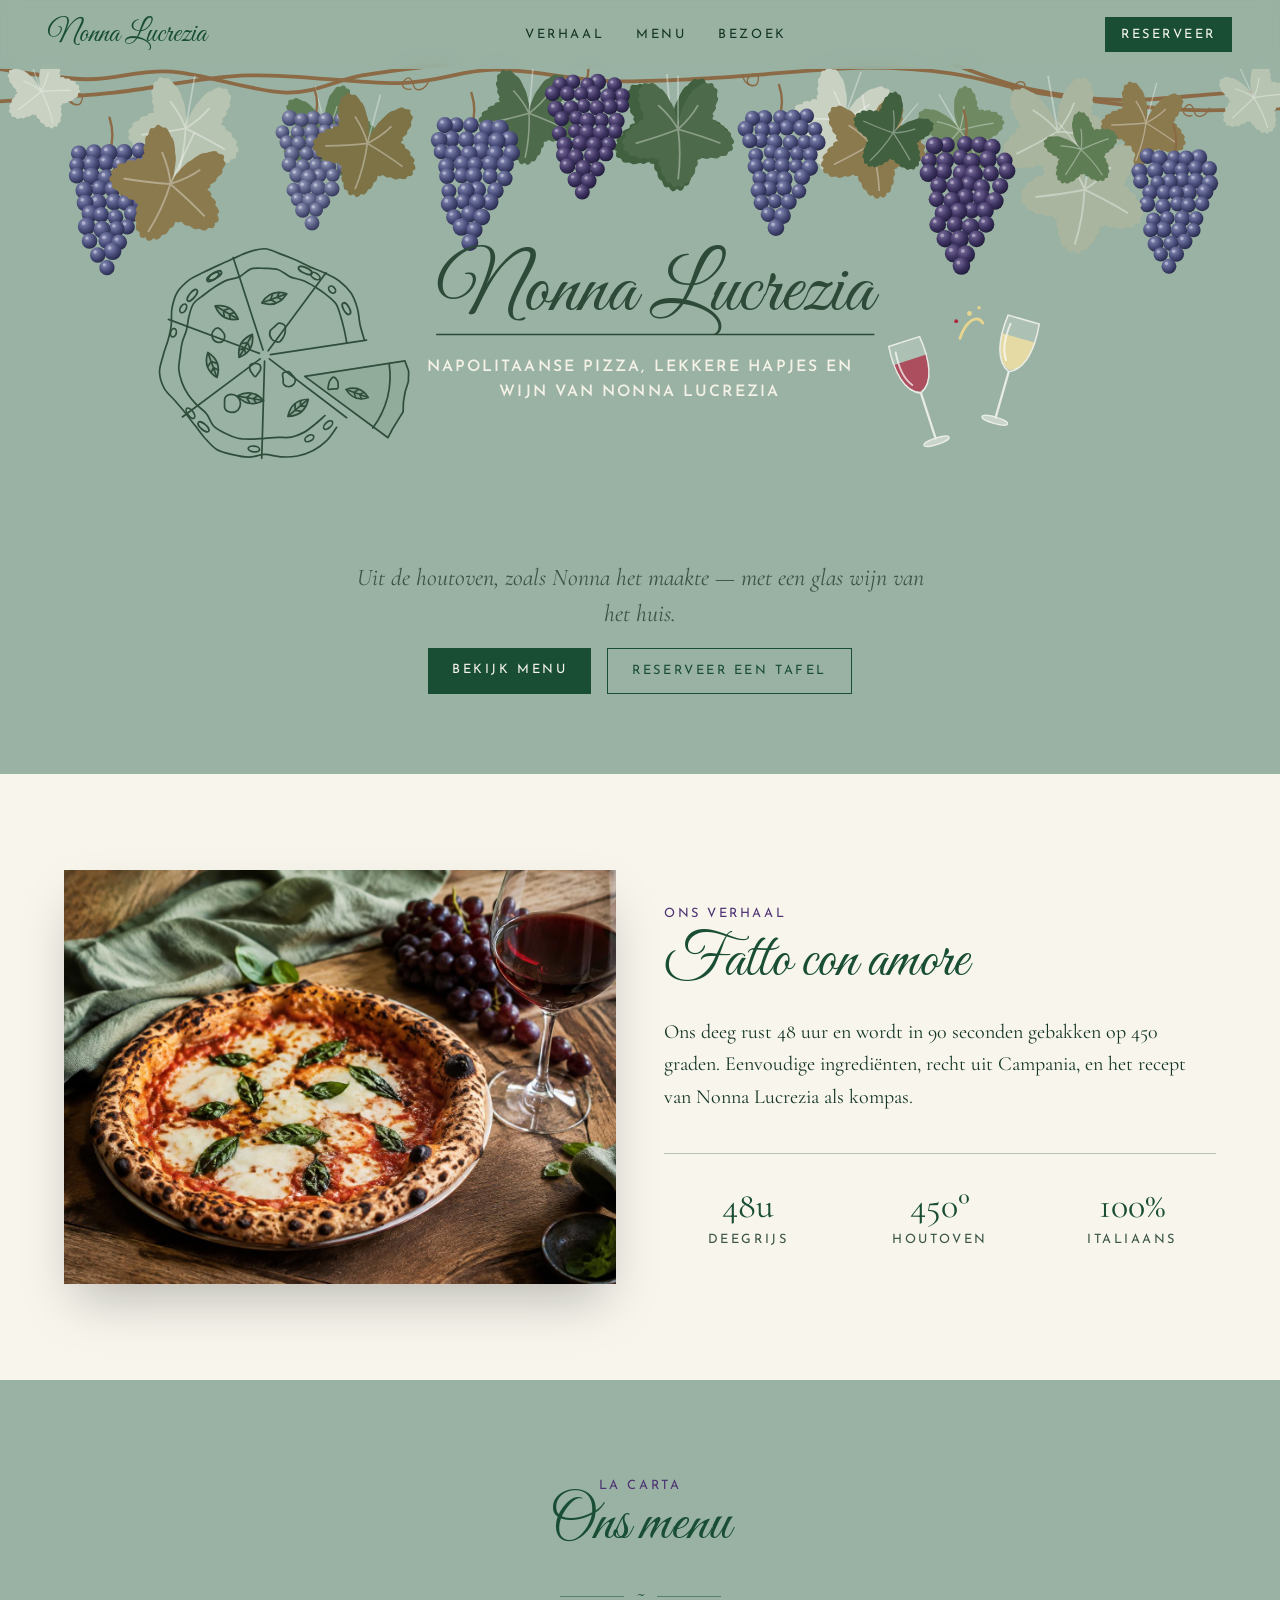
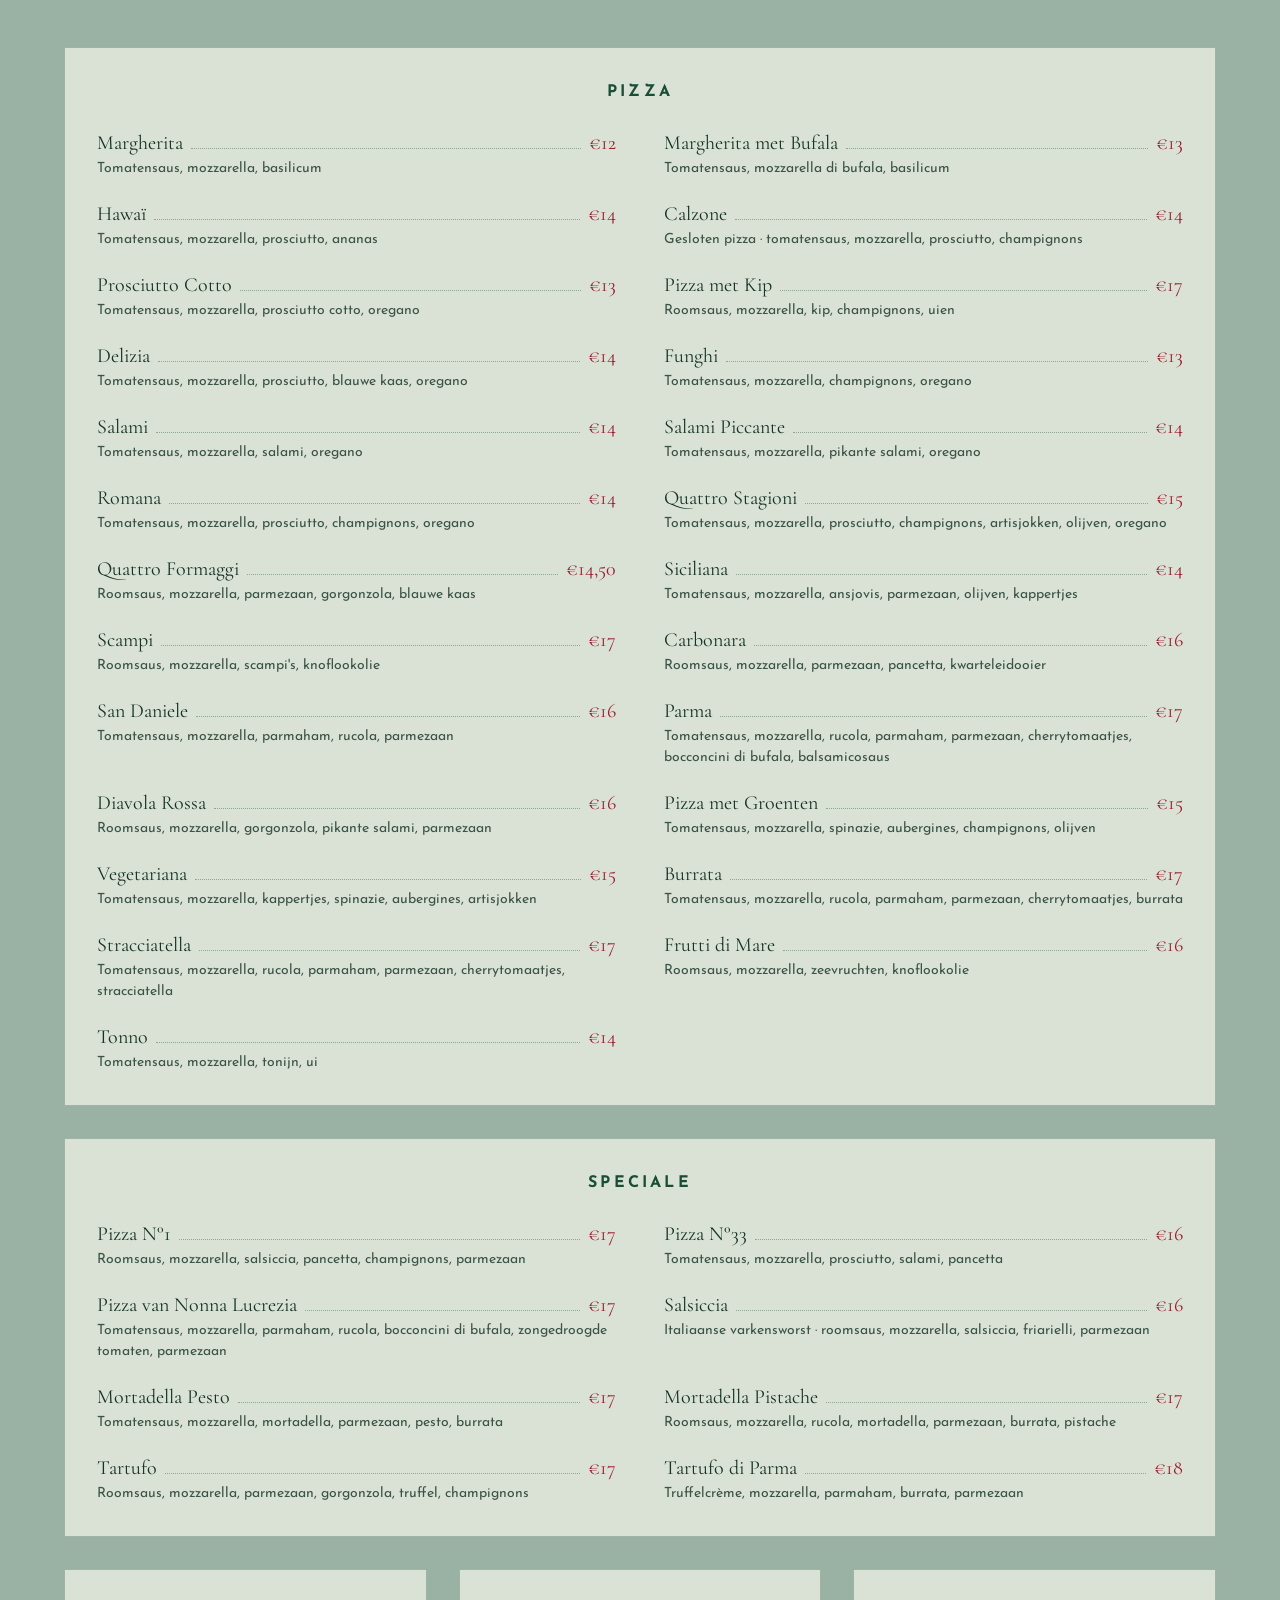
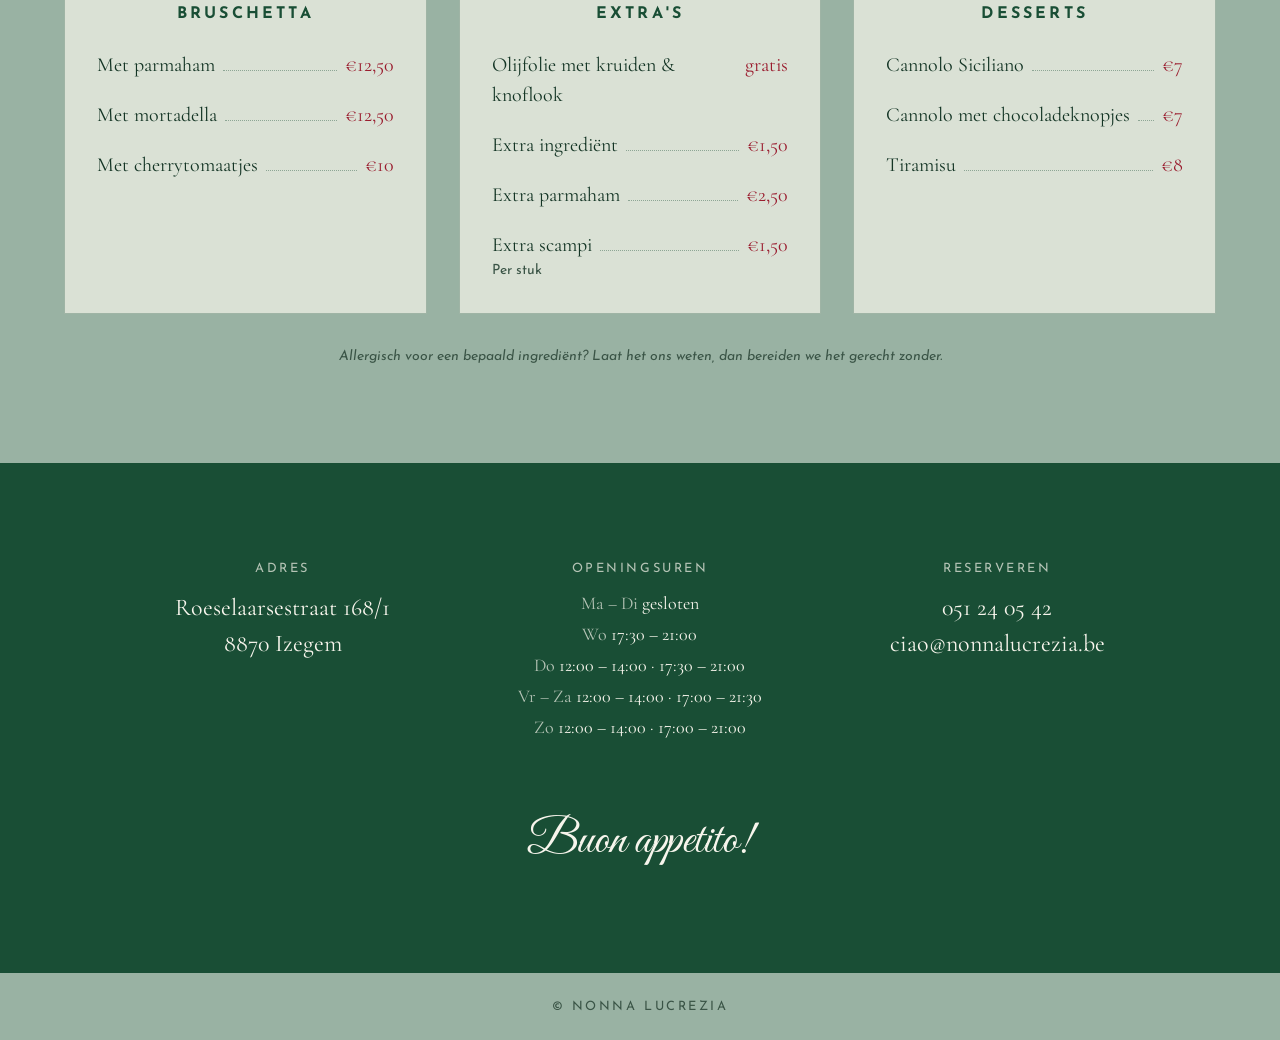
<file: index.html>
<!DOCTYPE html>
<html lang="nl">
<head>
  <meta charset="utf-8">
  <meta name="viewport" content="width=device-width, initial-scale=1">
  <title>Nonna Lucrezia — Napolitaanse pizza &amp; wijn</title>
  <meta name="description" content="Napolitaanse pizza, lekkere hapjes en wijn van Nonna Lucrezia.">
  <meta property="og:title" content="Nonna Lucrezia — Napolitaanse pizza &amp; wijn">
  <meta property="og:description" content="Napolitaanse pizza, lekkere hapjes en wijn van Nonna Lucrezia.">
  <meta property="og:type" content="website">
  <link rel="icon" href="favicon.ico">
  <link rel="preconnect" href="https://fonts.googleapis.com">
  <link rel="stylesheet" href="https://fonts.googleapis.com/css2?family=Cormorant+Garamond:ital,wght@0,400;0,600;1,400&family=Great+Vibes&family=Josefin+Sans:wght@300;400;600&display=swap">
  <link rel="stylesheet" href="css/styles.css">
  <script type="module" src="js/main.js"></script>
</head>
<body>
  <nav class="nav">
    <a href="#" class="nav-logo font-script">Nonna Lucrezia</a>
    <div class="nav-links label-caps">
      <a href="#verhaal">Verhaal</a>
      <a href="#menu">Menu</a>
      <a href="#bezoek">Bezoek</a>
    </div>
    <a href="#bezoek" class="btn btn-primary btn-sm label-caps">Reserveer</a>
  </nav>

  <header class="hero">
    <div id="banner" class="banner"></div>
    <div class="hero-body">
      <p class="hero-tagline font-display">Uit de houtoven, zoals Nonna het maakte — met een glas wijn van het huis.</p>
      <div class="hero-actions">
        <a href="#menu" class="btn btn-primary label-caps">Bekijk menu</a>
        <a href="#bezoek" class="btn btn-outline label-caps">Reserveer een tafel</a>
      </div>
    </div>
  </header>

  <section id="verhaal" class="section bg-cream">
    <div class="story">
      <img src="images/pizza_table.jpg" alt="Margherita met rode wijn en druiven" width="1280" height="960" loading="lazy">
      <div>
        <p class="label-caps text-accent">Ons verhaal</p>
        <h2 class="font-script heading">Fatto con amore</h2>
        <p class="story-text font-display">Ons deeg rust 48 uur en wordt in 90 seconden gebakken op 450 graden. Eenvoudige ingrediënten, recht uit Campania, en het recept van Nonna Lucrezia als kompas.</p>
        <div class="stats">
          <div><p class="stat-value font-display">48u</p><p class="label-caps muted">deegrijs</p></div>
          <div><p class="stat-value font-display">450°</p><p class="label-caps muted">houtoven</p></div>
          <div><p class="stat-value font-display">100%</p><p class="label-caps muted">Italiaans</p></div>
        </div>
      </div>
    </div>
  </section>

  <section id="menu" class="section">
    <div class="menu-head">
      <p class="label-caps text-accent">La carta</p>
      <h2 class="font-script heading">Ons menu</h2>
      <div class="divider"><span></span><span class="font-script">~</span><span></span></div>
    </div>
    <div id="menu-grid" class="menu-grid"></div>
    <p class="menu-note">Allergisch voor een bepaald ingrediënt? Laat het ons weten, dan bereiden we het gerecht zonder.</p>
  </section>

  <section id="bezoek" class="section visit">
    <div class="visit-grid">
      <div>
        <p class="label-caps dim">Adres</p>
        <a class="visit-big font-display" href="https://www.google.com/maps/search/?api=1&amp;query=Roeselaarsestraat%20168%2F1%2C%208870%20Izegem" target="_blank" rel="noreferrer">Roeselaarsestraat 168/1<br>8870 Izegem</a>
      </div>
      <div>
        <p class="label-caps dim">Openingsuren</p>
        <div class="hours font-display">
          <p><span class="dim">Ma – Di</span> gesloten</p>
          <p><span class="dim">Wo</span> 17:30 – 21:00</p>
          <p><span class="dim">Do</span> 12:00 – 14:00 · 17:30 – 21:00</p>
          <p><span class="dim">Vr – Za</span> 12:00 – 14:00 · 17:00 – 21:30</p>
          <p><span class="dim">Zo</span> 12:00 – 14:00 · 17:00 – 21:00</p>
        </div>
      </div>
      <div>
        <p class="label-caps dim">Reserveren</p>
        <p class="visit-big font-display">
          <a href="tel:+3251240542">051 24 05 42</a><br>
          <a href="mailto:ciao@nonnalucrezia.be">ciao@nonnalucrezia.be</a>
        </p>
      </div>
    </div>
    <p class="font-script buon">Buon appetito!</p>
  </section>

  <footer class="footer label-caps">© Nonna Lucrezia</footer>
</body>
</html>
</file>
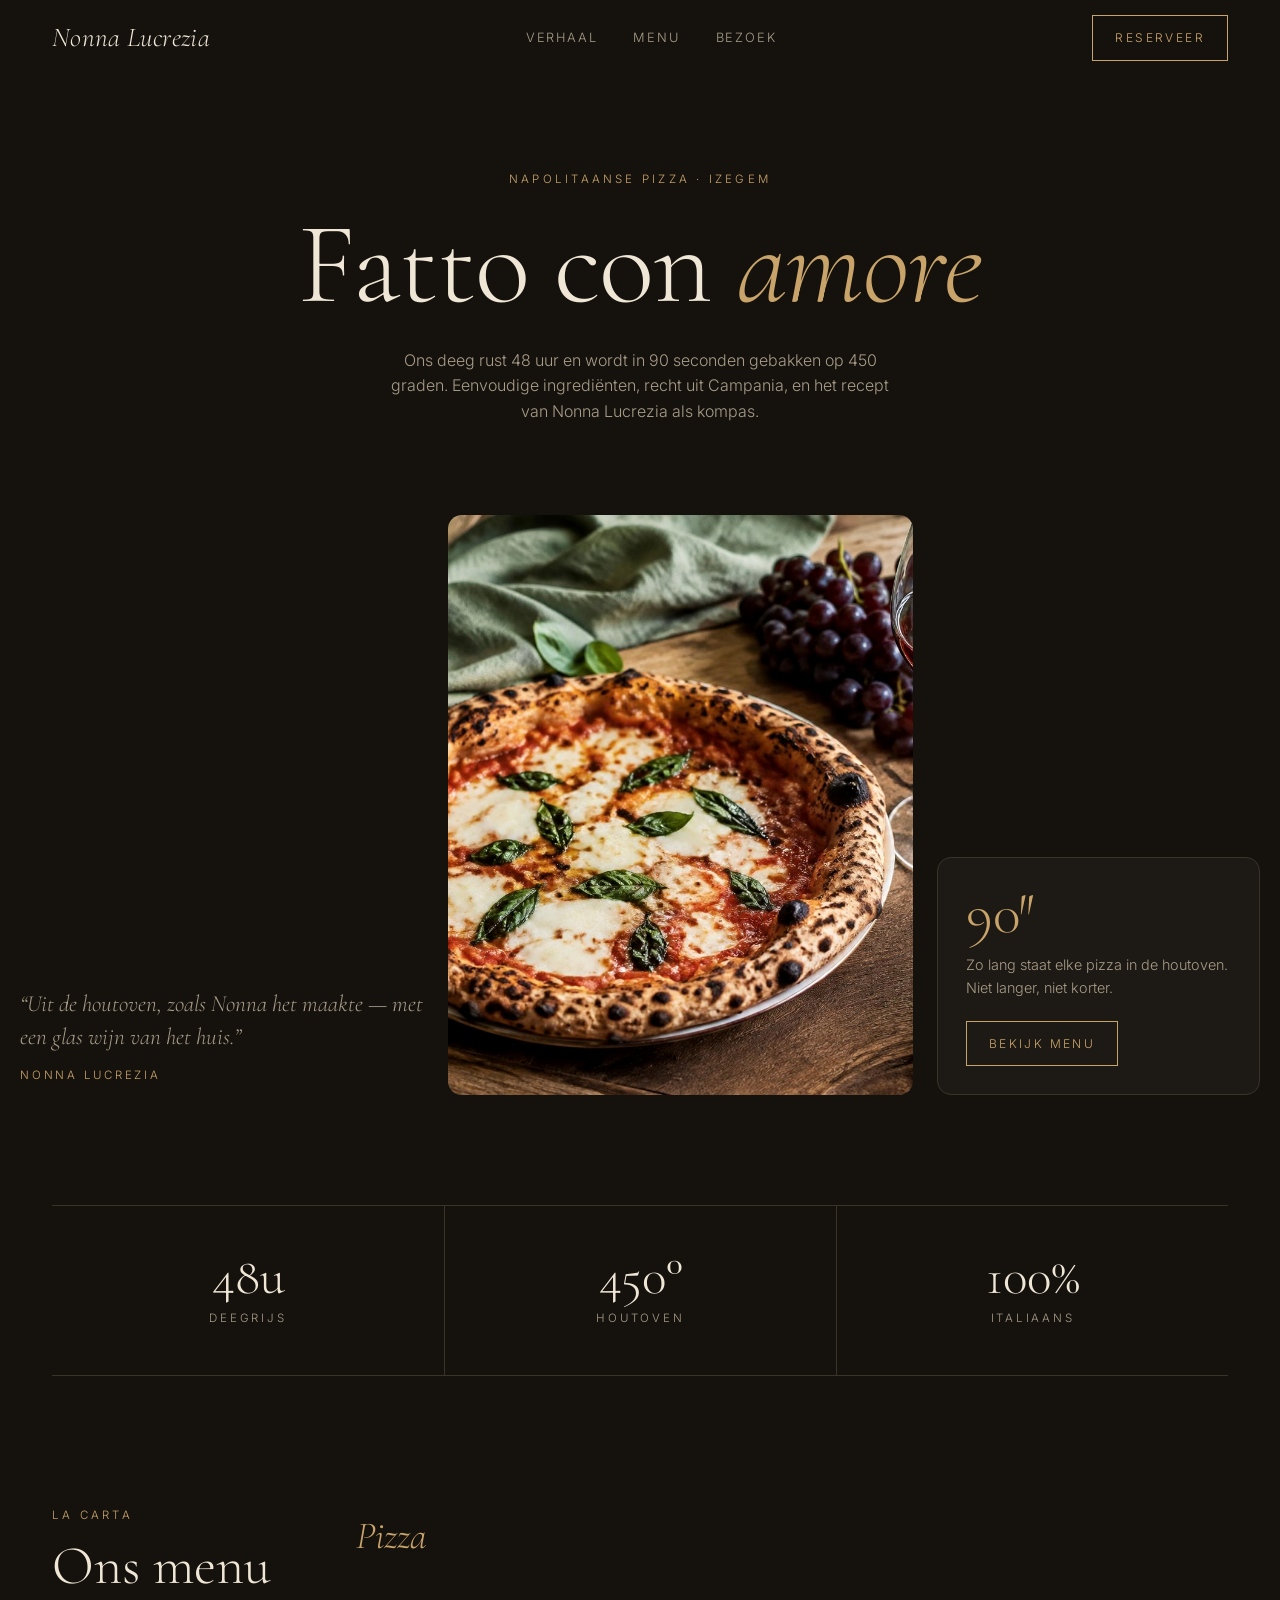
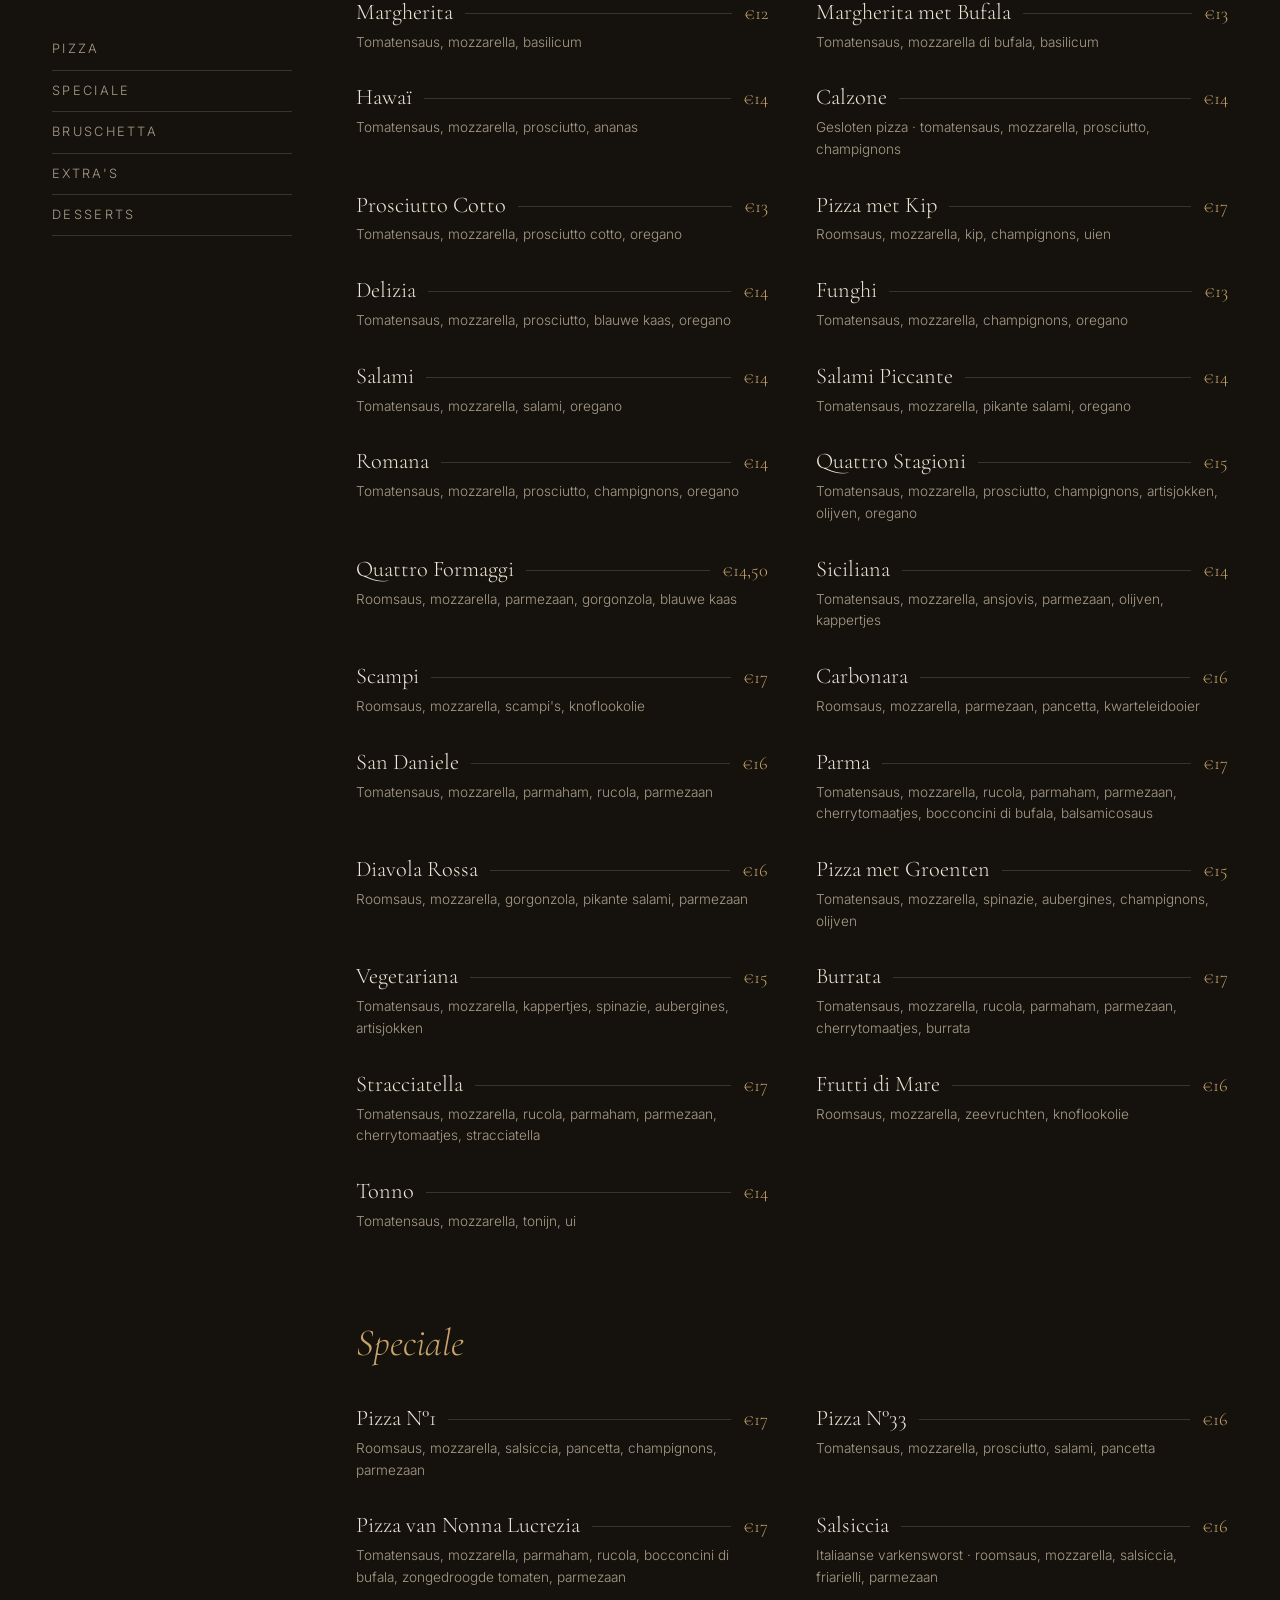
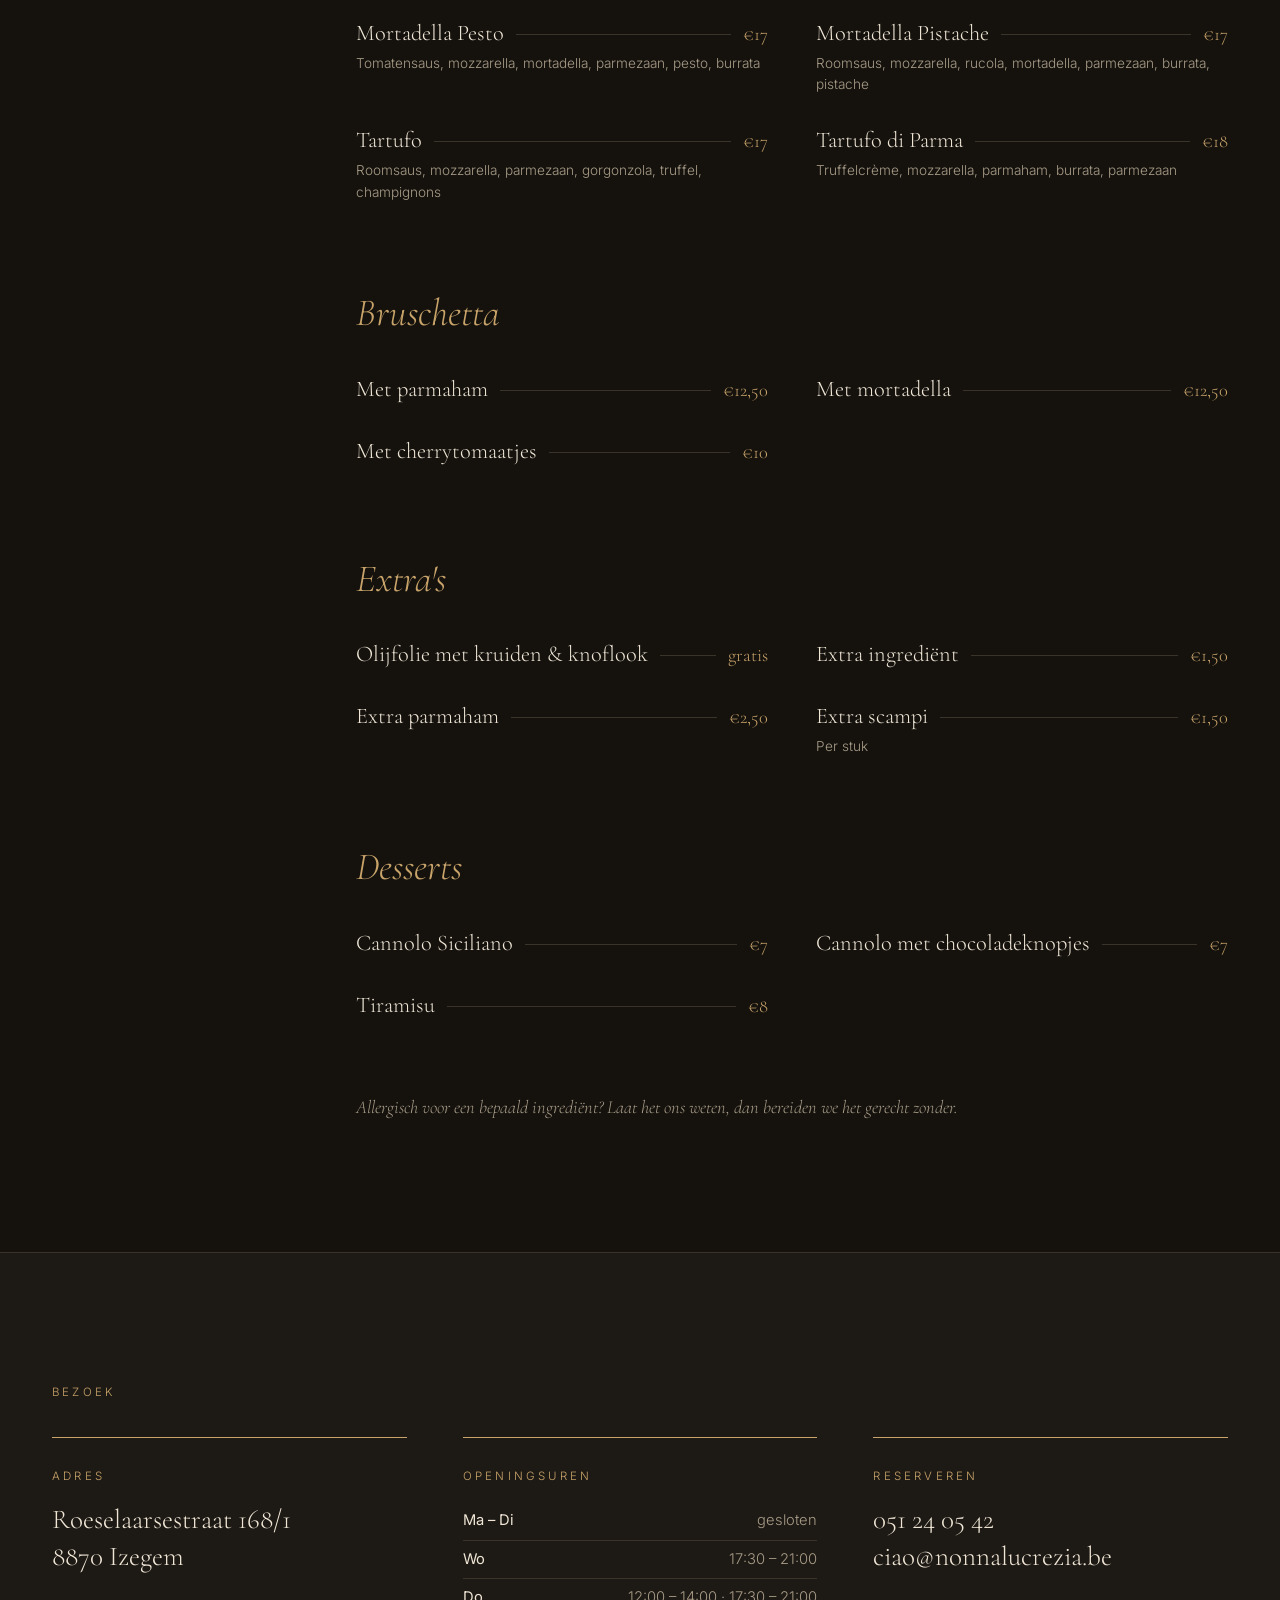
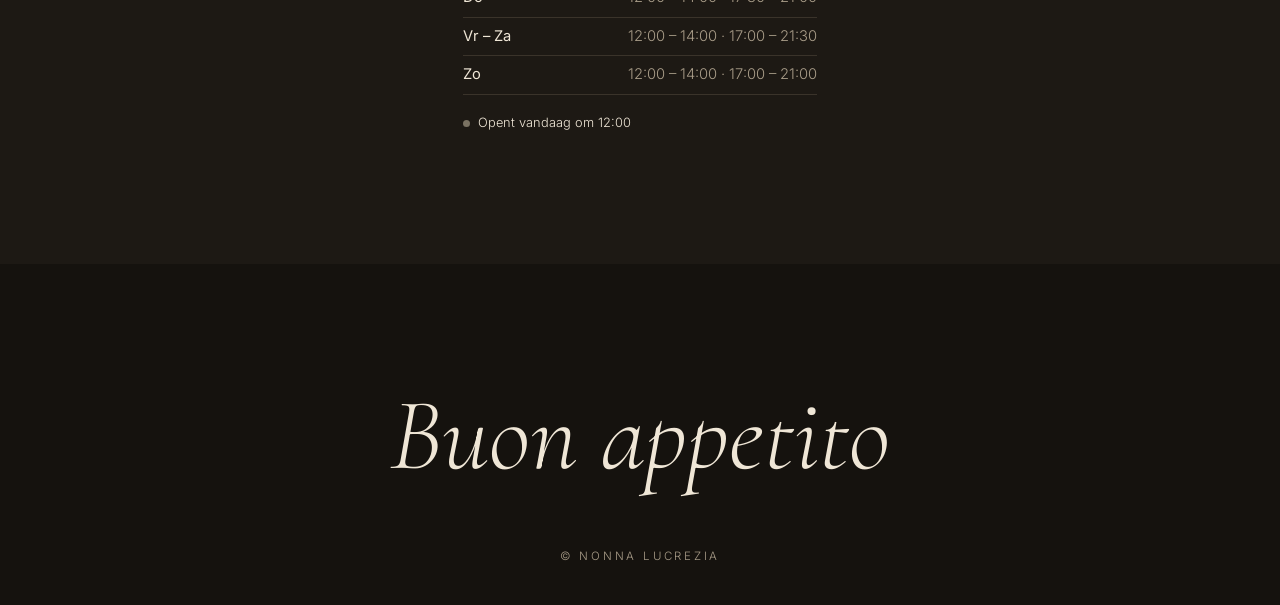
<file: redesigns/1-notte/index.html>
<!DOCTYPE html>
<html lang="nl">
<head>
<meta charset="utf-8">
<meta name="viewport" content="width=device-width, initial-scale=1">
<title>Nonna Lucrezia — Notte</title>
<link rel="icon" href="../../favicon.ico">
<link rel="preconnect" href="https://fonts.googleapis.com">
<link rel="stylesheet" href="https://fonts.googleapis.com/css2?family=Cormorant+Garamond:ital,wght@0,300;0,400;0,500;1,300;1,400&family=Inter:wght@300;400;500&display=swap">
<style>
  /* Redesign 1 — "Notte": dark, editorial, quiet luxury. Ref: Squarespace "Mosuke" template on Mobbin. */
  :root { --bg:#15120e; --bg2:#1d1914; --ink:#efe6d6; --dim:#a89c88; --gold:#c9a46a; --line:#3a332a; --serif:'Cormorant Garamond',serif; --sans:'Inter',sans-serif; }
  *{box-sizing:border-box;margin:0;padding:0}
  html{scroll-behavior:smooth}
  body{background:var(--bg);color:var(--ink);font-family:var(--sans);font-weight:300;line-height:1.6;-webkit-font-smoothing:antialiased}
  a{color:inherit;text-decoration:none}
  img{display:block;max-width:100%}
  .wrap{max-width:1240px;margin:0 auto;padding:0 32px}
  .eyebrow{font-size:.72rem;letter-spacing:.28em;text-transform:uppercase;color:var(--gold)}

  header{position:fixed;inset:0 0 auto;z-index:10;transition:background .3s}
  header.scrolled{background:rgba(21,18,14,.88);backdrop-filter:blur(10px);border-bottom:1px solid var(--line)}
  .bar{display:flex;align-items:center;justify-content:space-between;height:76px}
  .logo{font-family:var(--serif);font-style:italic;font-size:1.7rem;letter-spacing:.01em}
  nav{display:flex;gap:36px;font-size:.8rem;letter-spacing:.14em;text-transform:uppercase;color:var(--dim)}
  nav a:hover{color:var(--ink)}
  .btn{display:inline-block;border:1px solid var(--gold);color:var(--gold);padding:12px 22px;font-size:.75rem;letter-spacing:.2em;text-transform:uppercase;transition:.2s}
  .btn:hover{background:var(--gold);color:var(--bg)}

  .hero{padding:170px 0 110px;text-align:center}
  .hero h1{font-family:var(--serif);font-weight:300;font-size:clamp(3.4rem,9vw,8.5rem);line-height:.95;letter-spacing:-.01em}
  .hero h1 em{color:var(--gold)}
  .hero p.lead{max-width:520px;margin:28px auto 0;color:var(--dim);font-size:1rem}
  .hero-media{display:grid;grid-template-columns:1fr 1.15fr .8fr;gap:24px;align-items:end;margin-top:90px;text-align:left}
  .quote{font-family:var(--serif);font-style:italic;font-size:1.45rem;line-height:1.4;color:var(--dim);padding-bottom:12px}
  .quote span{display:block;margin-top:14px;font-family:var(--sans);font-style:normal;font-size:.72rem;letter-spacing:.24em;text-transform:uppercase;color:var(--gold)}
  .photo{border-radius:14px;overflow:hidden;aspect-ratio:4/5}
  .photo img{width:100%;height:100%;object-fit:cover;filter:saturate(.9) contrast(1.05)}
  .card{border:1px solid var(--line);border-radius:14px;padding:28px;background:var(--bg2)}
  .card .big{font-family:var(--serif);font-size:3.6rem;line-height:1;color:var(--gold)}
  .card p{color:var(--dim);font-size:.9rem;margin-top:10px}

  .stats{border-top:1px solid var(--line);border-bottom:1px solid var(--line);display:grid;grid-template-columns:repeat(3,1fr)}
  .stats div{padding:46px 0;text-align:center}
  .stats div+div{border-left:1px solid var(--line)}
  .stats b{display:block;font-family:var(--serif);font-weight:300;font-size:3.2rem;line-height:1}
  .stats span{font-size:.72rem;letter-spacing:.24em;text-transform:uppercase;color:var(--dim)}

  section{padding:130px 0}
  .menu{display:grid;grid-template-columns:240px minmax(0,1fr);gap:64px}
  .menu aside{position:sticky;top:120px;align-self:start}
  .menu aside h2{font-family:var(--serif);font-weight:300;font-size:3.4rem;line-height:1;margin:14px 0 36px}
  .menu aside a{display:block;padding:10px 0;border-bottom:1px solid var(--line);font-size:.8rem;letter-spacing:.18em;text-transform:uppercase;color:var(--dim)}
  .menu aside a:hover,.menu aside a.on{color:var(--gold)}
  .cat{scroll-margin-top:110px}
  .cat+.cat{margin-top:80px}
  .cat h3{font-family:var(--serif);font-style:italic;font-weight:300;font-size:2.4rem;color:var(--gold);margin-bottom:26px}
  .items{display:grid;grid-template-columns:repeat(2,minmax(0,1fr));gap:26px 48px}
  .item .row{display:flex;align-items:baseline;gap:12px;font-family:var(--serif);font-size:1.4rem}
  .item .row i{flex:1;border-bottom:1px solid var(--line);transform:translateY(-5px)}
  .item .row em{font-style:normal;color:var(--gold);font-size:1.15rem}
  .item p{color:var(--dim);font-size:.85rem;margin-top:2px}
  .note{margin-top:70px;color:var(--dim);font-family:var(--serif);font-style:italic;font-size:1.15rem}

  .visit{background:var(--bg2);border-top:1px solid var(--line)}
  .visit-grid{display:grid;grid-template-columns:repeat(3,1fr);gap:56px}
  .visit-grid > div{border-top:1px solid var(--gold);padding-top:24px}
  .visit-grid .v{font-family:var(--serif);font-size:1.7rem;line-height:1.35;margin-top:14px;display:block}
  .hours{margin-top:14px;font-size:.92rem;color:var(--dim)}
  .hours p{display:flex;justify-content:space-between;padding:7px 0;border-bottom:1px solid var(--line)}
  .hours b{font-weight:400;color:var(--ink)}
  .status{display:inline-flex;align-items:center;gap:8px;margin-top:18px;font-size:.8rem;color:var(--ink)}
  .status::before{content:"";width:7px;height:7px;border-radius:50%;background:#7a7262}
  .status.open::before{background:#8fbf7a;box-shadow:0 0 0 4px rgba(143,191,122,.15)}

  footer{padding:120px 0 40px;text-align:center}
  footer .sign{font-family:var(--serif);font-style:italic;font-weight:300;font-size:clamp(3rem,8vw,7rem);line-height:1}
  footer small{display:block;margin-top:60px;color:var(--dim);font-size:.72rem;letter-spacing:.24em;text-transform:uppercase}

  @media (max-width:860px){
    nav{display:none}
    .hero-media,.menu,.visit-grid{grid-template-columns:1fr}
    .menu aside{position:static}
    .items{grid-template-columns:1fr}
    .stats b{font-size:2.3rem}
  }
</style>
</head>
<body>
<header id="top"><div class="wrap bar">
  <a href="#" class="logo">Nonna Lucrezia</a>
  <nav><a href="#verhaal">Verhaal</a><a href="#menu">Menu</a><a href="#bezoek">Bezoek</a></nav>
  <a href="#bezoek" class="btn">Reserveer</a>
</div></header>

<main>
  <div class="wrap hero" id="verhaal">
    <p class="eyebrow">Napolitaanse pizza · Izegem</p>
    <h1 style="margin-top:22px">Fatto con <em>amore</em></h1>
    <p class="lead">Ons deeg rust 48 uur en wordt in 90 seconden gebakken op 450 graden. Eenvoudige ingrediënten, recht uit Campania, en het recept van Nonna Lucrezia als kompas.</p>
    <div class="hero-media">
      <p class="quote">“Uit de houtoven, zoals Nonna het maakte — met een glas wijn van het huis.”<span>Nonna Lucrezia</span></p>
      <div class="photo"><img src="../../images/pizza_table.jpg" alt="Margherita met rode wijn en druiven"></div>
      <div class="card"><div class="big">90″</div><p>Zo lang staat elke pizza in de houtoven. Niet langer, niet korter.</p><a class="btn" style="margin-top:22px" href="#menu">Bekijk menu</a></div>
    </div>
  </div>

  <div class="wrap"><div class="stats">
    <div><b>48u</b><span>deegrijs</span></div>
    <div><b>450°</b><span>houtoven</span></div>
    <div><b>100%</b><span>Italiaans</span></div>
  </div></div>

  <section id="menu"><div class="wrap menu">
    <aside><p class="eyebrow">La carta</p><h2>Ons menu</h2><div id="cat-nav"></div></aside>
    <div id="cats"></div>
  </div></section>

  <section id="bezoek" class="visit"><div class="wrap">
    <p class="eyebrow">Bezoek</p>
    <div class="visit-grid" style="margin-top:36px">
      <div><span class="eyebrow">Adres</span><a class="v" id="addr" target="_blank" rel="noreferrer"></a></div>
      <div><span class="eyebrow">Openingsuren</span><div class="hours" id="hours"></div><span class="status" id="status"></span></div>
      <div><span class="eyebrow">Reserveren</span><span class="v"><a id="tel"></a><br><a id="mail"></a></span></div>
    </div>
  </div></section>
</main>

<footer><div class="wrap"><p class="sign">Buon appetito</p><small>© Nonna Lucrezia</small></div></footer>

<script type="module">
import { menu, info, hoursList, openStatus, esc, price } from '../shared.js';
const slug = (s) => s.toLowerCase().replace(/[^a-z]+/g, '-');
document.getElementById('cat-nav').innerHTML = menu.map(c => `<a href="#${slug(c.cat)}">${esc(c.cat)}</a>`).join('');
document.getElementById('cats').innerHTML = menu.map(c => `
  <div class="cat" id="${slug(c.cat)}"><h3>${esc(c.cat)}</h3><div class="items">
  ${c.items.map(([n, d, p]) => `<div class="item"><div class="row"><span>${esc(n)}</span><i></i><em>${price(p)}</em></div>${d ? `<p>${esc(d)}</p>` : ''}</div>`).join('')}
  </div></div>`).join('') + `<p class="note">Allergisch voor een bepaald ingrediënt? Laat het ons weten, dan bereiden we het gerecht zonder.</p>`;

const addr = document.getElementById('addr'); addr.href = info.maps; addr.innerHTML = info.address.join('<br>');
const tel = document.getElementById('tel'); tel.href = info.tel; tel.textContent = info.phone;
const mail = document.getElementById('mail'); mail.href = 'mailto:' + info.email; mail.textContent = info.email;
document.getElementById('hours').innerHTML = hoursList.map(([d, h]) => `<p><b>${d}</b><span>${h}</span></p>`).join('');
const st = openStatus(), s = document.getElementById('status'); s.textContent = st.text; s.classList.toggle('open', st.open);

const header = document.getElementById('top');
addEventListener('scroll', () => header.classList.toggle('scrolled', scrollY > 40), { passive: true });
</script>
</body>
</html>
</file>
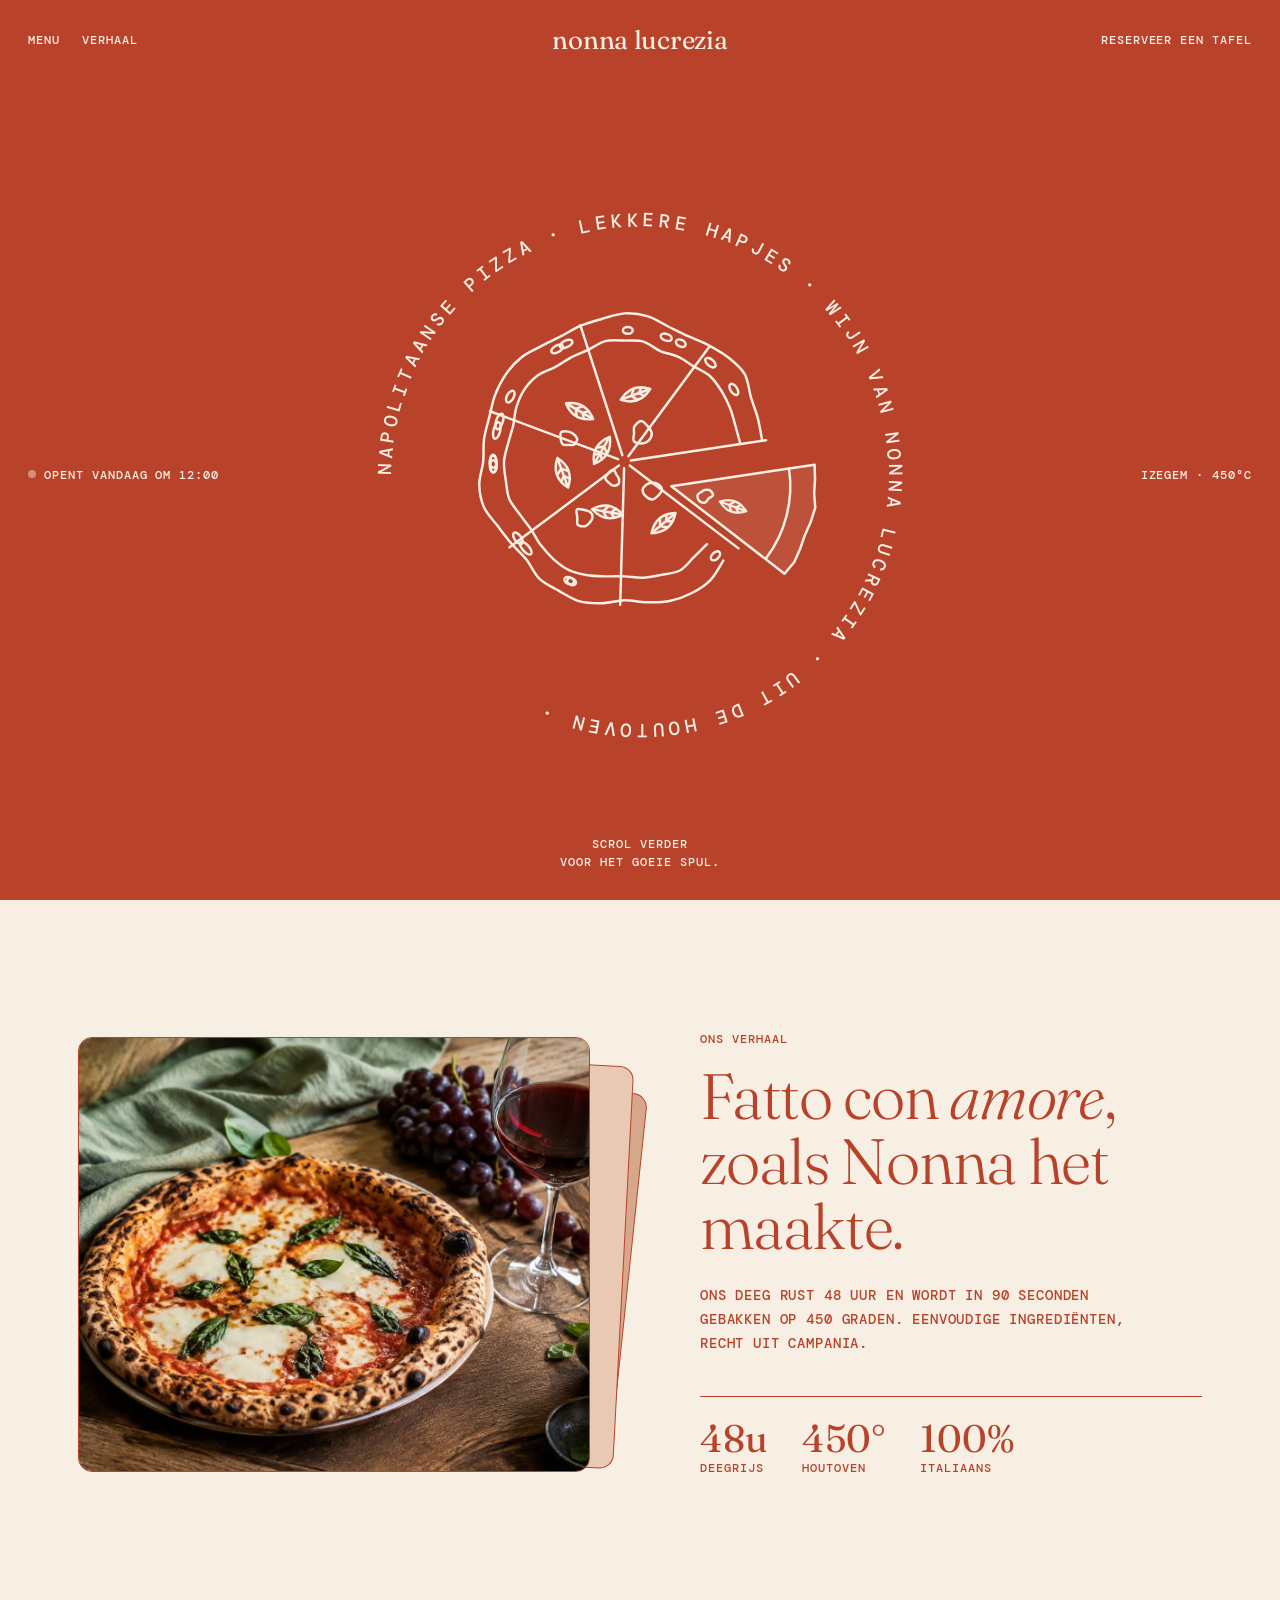
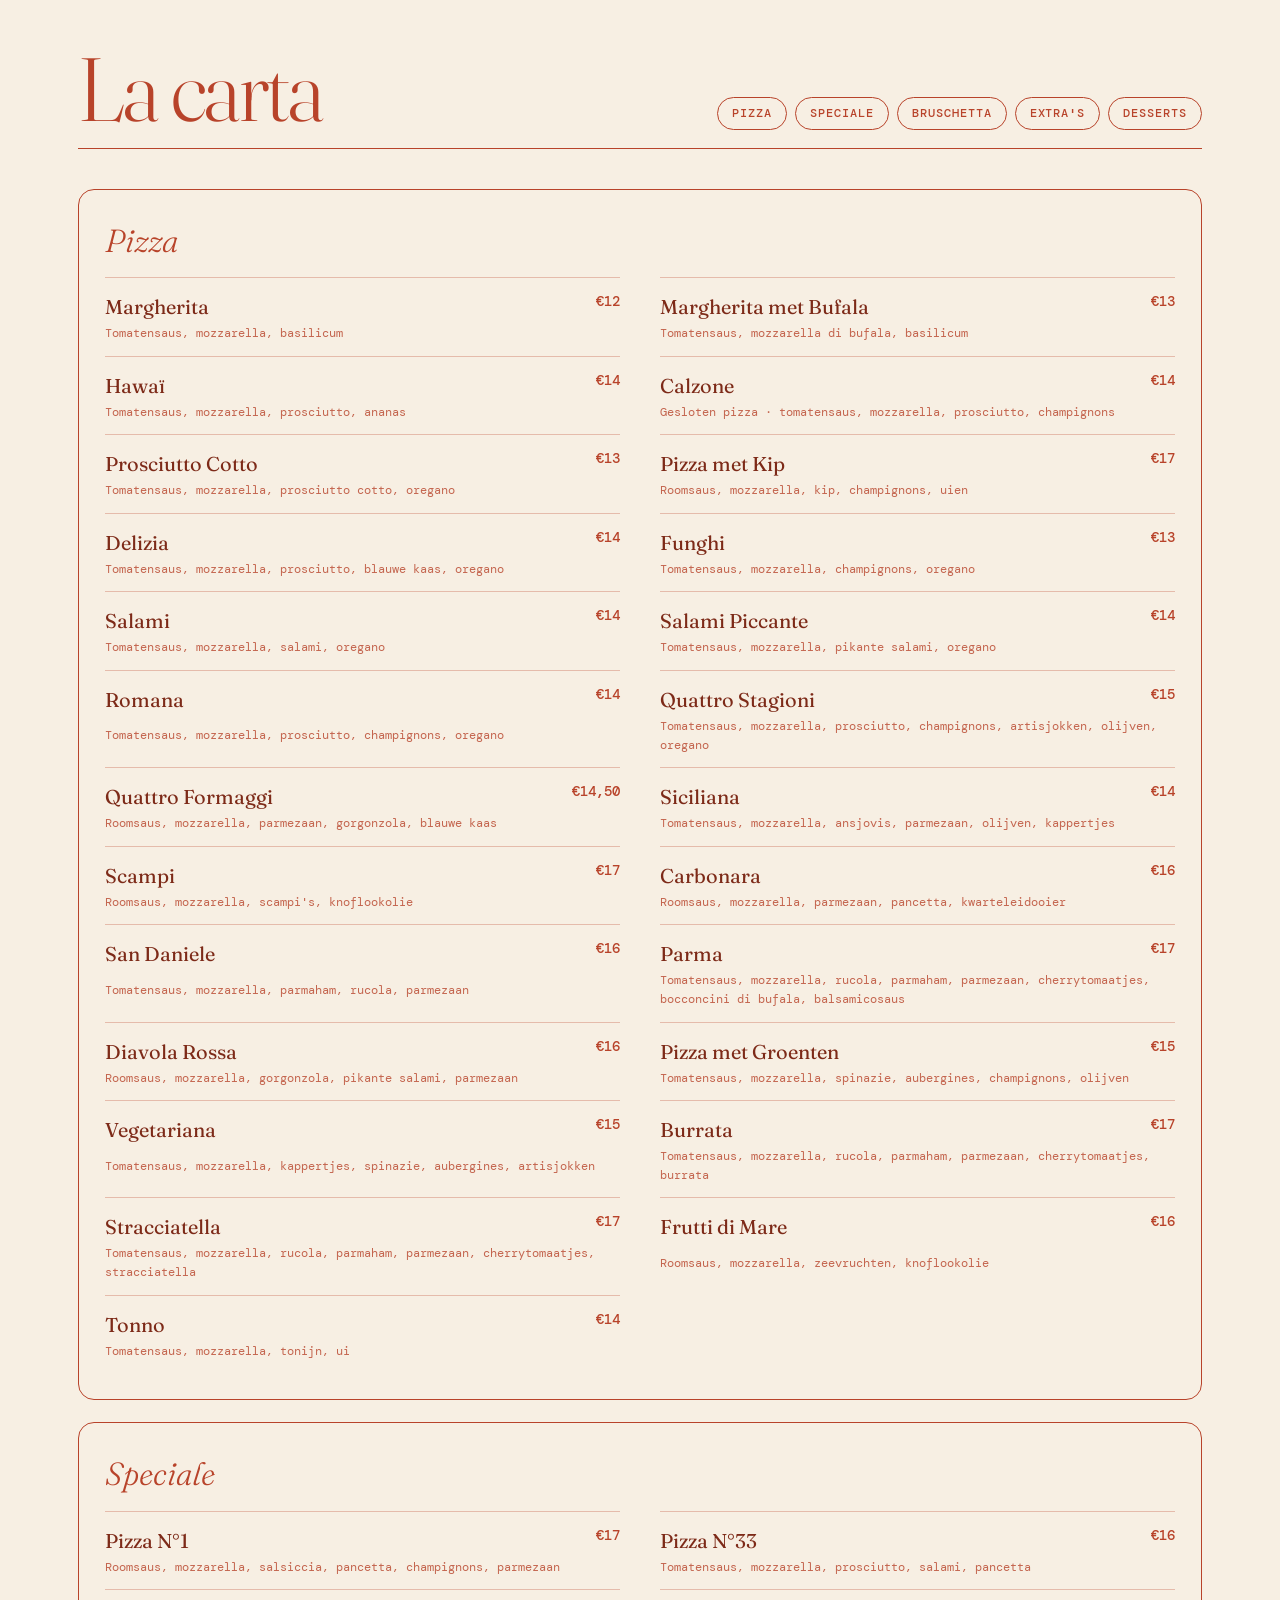
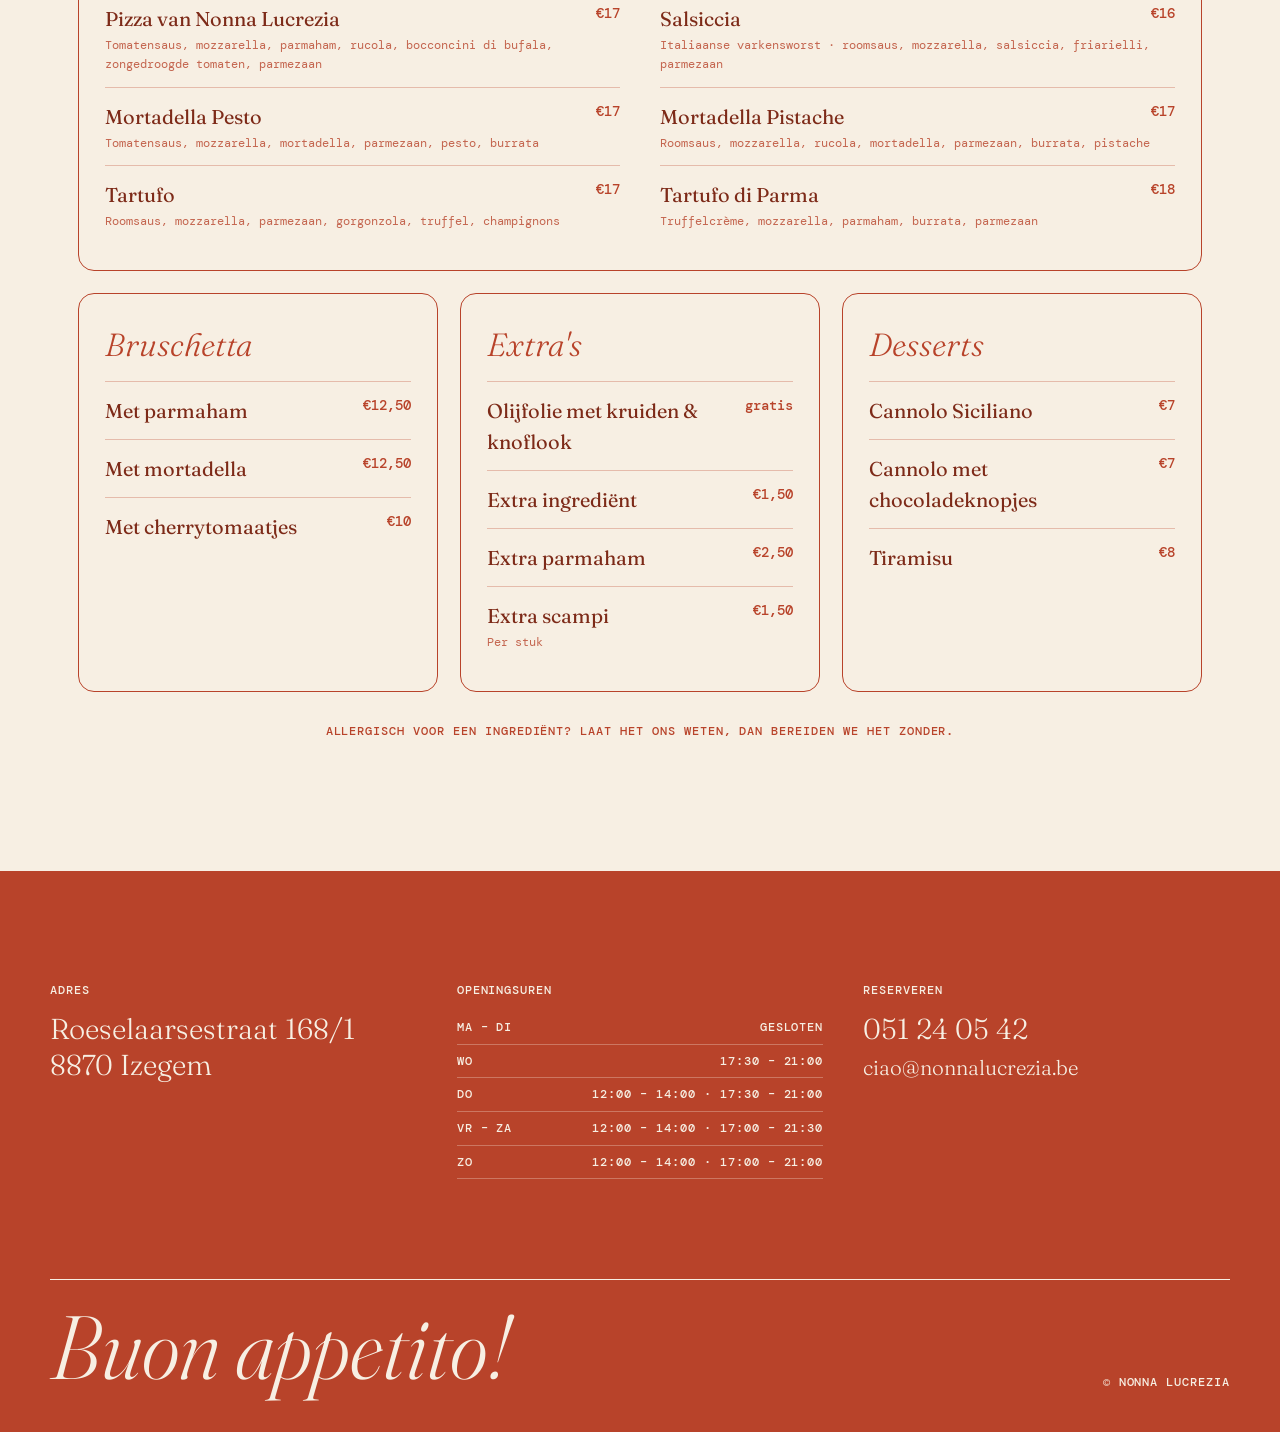
<file: redesigns/2-forno/index.html>
<!DOCTYPE html>
<html lang="nl">
<head>
<meta charset="utf-8">
<meta name="viewport" content="width=device-width, initial-scale=1">
<title>Nonna Lucrezia — Forno</title>
<link rel="icon" href="../../favicon.ico">
<link rel="preconnect" href="https://fonts.googleapis.com">
<link rel="stylesheet" href="https://fonts.googleapis.com/css2?family=Fraunces:ital,opsz,wght@0,9..144,300;0,9..144,400;1,9..144,300&family=DM+Mono:wght@400;500&display=swap">
<style>
  /* Redesign 2 — "Forno": one bold colour, line illustration, mono labels. Ref: Monte on Mobbin. */
  :root{--red:#b8432a;--deep:#7d2a18;--cream:#f7efe3;--serif:'Fraunces',serif;--mono:'DM Mono',monospace}
  *{box-sizing:border-box;margin:0;padding:0}
  html{scroll-behavior:smooth}
  body{background:var(--cream);color:var(--red);font-family:var(--mono);font-size:14px;line-height:1.55}
  a{color:inherit;text-decoration:none}
  img{display:block;max-width:100%}
  .caps{text-transform:uppercase;letter-spacing:.08em;font-size:12px;font-weight:500}

  .top{position:fixed;inset:0 0 auto;z-index:10;display:grid;grid-template-columns:1fr auto 1fr;align-items:center;padding:20px 28px;color:var(--cream);mix-blend-mode:normal;transition:background .25s,color .25s}
  .top.light{background:var(--cream);color:var(--red);border-bottom:1px solid rgba(184,67,42,.25)}
  .top .logo{font-family:var(--serif);font-size:26px;letter-spacing:-.01em}
  .top .r{justify-self:end}
  .top nav{display:flex;gap:22px}

  .hero{min-height:100vh;background:var(--red);color:var(--cream);display:grid;grid-template-columns:1fr auto 1fr;align-items:center;padding:90px 28px 40px;position:relative}
  .hero .side{align-self:center}
  .hero .side.r{justify-self:end;text-align:right}
  .art{width:min(78vw,560px);color:var(--cream)}
  .art .nl-ink{fill:none;stroke:currentColor;stroke-width:2.2;stroke-linecap:round;stroke-linejoin:round}
  .art .nl-basil{fill:currentColor;fill-opacity:.14}
  .art .nl-slice{fill:currentColor;fill-opacity:.08}
  .ring{transform-origin:250px 250px;animation:spin 40s linear infinite}
  .ring text{font-family:var(--mono);font-size:17px;letter-spacing:4.2px;fill:var(--cream);font-weight:500}
  @keyframes spin{to{transform:rotate(360deg)}}
  @media (prefers-reduced-motion:reduce){.ring{animation:none}}
  .scroll{position:absolute;bottom:28px;left:0;right:0;text-align:center;font-size:12px}
  .dot{display:inline-block;width:8px;height:8px;border-radius:50%;background:currentColor;opacity:.45;margin-right:8px;vertical-align:1px}
  .dot.open{opacity:1;background:#ffd9a8;box-shadow:0 0 0 4px rgba(255,217,168,.25)}

  .story{display:grid;grid-template-columns:1.1fr 1fr;gap:70px;align-items:center;max-width:1180px;margin:0 auto;padding:130px 28px}
  .stack{position:relative;padding-right:40px}
  .stack::before,.stack::after{content:"";position:absolute;inset:16px 6px 16px 34px;border:1.5px solid var(--red);border-radius:14px;background:#e9c9b4;transform:rotate(3deg)}
  .stack::after{inset:30px 0 30px 40px;transform:rotate(6deg);background:#d7a78c;z-index:-1}
  .stack img{position:relative;z-index:1;border:1.5px solid var(--red);border-radius:14px;aspect-ratio:4/3.4;object-fit:cover;width:100%}
  .story h2{font-family:var(--serif);font-weight:300;font-size:clamp(2.6rem,5vw,4.4rem);line-height:1.02;letter-spacing:-.02em}
  .story h2 em{font-style:italic}
  .story p.copy{margin-top:26px;max-width:440px;text-transform:uppercase;letter-spacing:.06em;font-weight:500;line-height:1.7}
  .nums{display:flex;gap:34px;margin-top:40px;border-top:1.5px solid var(--red);padding-top:22px}
  .nums b{display:block;font-family:var(--serif);font-weight:400;font-size:2.4rem;line-height:1}

  .menu{max-width:1180px;margin:0 auto;padding:40px 28px 130px}
  .menu-head{display:flex;justify-content:space-between;align-items:end;border-bottom:1.5px solid var(--red);padding-bottom:18px;margin-bottom:40px}
  .menu-head h2{font-family:var(--serif);font-weight:300;font-size:clamp(3rem,7vw,6rem);line-height:.9;letter-spacing:-.03em}
  .chips{display:flex;flex-wrap:wrap;gap:8px}
  .chips a{border:1.5px solid var(--red);border-radius:99px;padding:6px 14px}
  .chips a:hover{background:var(--red);color:var(--cream)}
  .grid{display:grid;grid-template-columns:repeat(3,minmax(0,1fr));gap:22px}
  .box{border:1.5px solid var(--red);border-radius:16px;padding:26px;scroll-margin-top:90px}
  .box.wide{grid-column:1/-1}
  .box h3{font-family:var(--serif);font-style:italic;font-weight:300;font-size:2rem;margin-bottom:12px}
  .box ul{list-style:none;display:grid}
  .box.wide ul{grid-template-columns:repeat(2,minmax(0,1fr));column-gap:40px}
  .box li{display:grid;grid-template-columns:1fr auto;gap:2px 16px;padding:13px 0;border-top:1px solid rgba(184,67,42,.3)}
  .box li .n{font-family:var(--serif);font-size:1.25rem;color:var(--deep)}
  .box li .p{font-weight:500}
  .box li .d{grid-column:1/-1;font-size:12px;opacity:.8}
  .note{margin-top:30px;text-align:center}

  .visit{background:var(--red);color:var(--cream);padding:110px 28px 40px}
  .visit .in{max-width:1180px;margin:0 auto;display:grid;grid-template-columns:repeat(3,1fr);gap:40px}
  .visit .v{display:block;font-family:var(--serif);font-weight:300;font-size:1.8rem;line-height:1.25;margin-top:12px}
  .visit .hours p{display:flex;justify-content:space-between;border-bottom:1px solid rgba(247,239,227,.3);padding:7px 0}
  .bye{max-width:1180px;margin:100px auto 0;display:flex;justify-content:space-between;align-items:end;border-top:1.5px solid var(--cream);padding-top:22px}
  .bye b{font-family:var(--serif);font-style:italic;font-weight:300;font-size:clamp(2.6rem,7vw,6rem);line-height:1}

  @media (max-width:860px){
    .top nav{display:none}
    .hero{grid-template-columns:1fr;justify-items:center;text-align:center;gap:20px}
    .hero .side.r{justify-self:center;text-align:center}
    .story,.visit .in{grid-template-columns:1fr}
    .grid{grid-template-columns:1fr}
    .box.wide ul{grid-template-columns:1fr}
    .menu-head{flex-direction:column;align-items:start;gap:18px}
  }
</style>
</head>
<body>
<header class="top caps" id="top">
  <nav><a href="#menu">Menu</a><a href="#verhaal">Verhaal</a></nav>
  <a href="#" class="logo" style="text-transform:none;letter-spacing:-.01em;font-weight:400">nonna lucrezia</a>
  <a href="#bezoek" class="r">Reserveer een tafel</a>
</header>

<section class="hero">
  <div class="side caps"><span class="dot" id="dot"></span><span id="status"></span></div>
  <svg class="art" viewBox="0 0 500 500" role="img" aria-label="Pizza illustratie met tekst Napolitaanse pizza, lekkere hapjes en wijn">
    <defs><path id="circ" d="M250 250m-222 0a222 222 0 1 1 444 0a222 222 0 1 1 -444 0"/></defs>
    <g class="ring"><text><textPath href="#circ">NAPOLITAANSE PIZZA · LEKKERE HAPJES · WIJN VAN NONNA LUCREZIA · UIT DE HOUTOVEN ·</textPath></text></g>
    <g id="pizza"></g>
  </svg>
  <div class="side r caps">Izegem · 450°C</div>
  <p class="scroll caps">Scrol verder<br>voor het goeie spul.</p>
</section>

<section class="story" id="verhaal">
  <div class="stack"><img src="../../images/pizza_table.jpg" alt="Margherita met rode wijn en druiven"></div>
  <div>
    <p class="caps">Ons verhaal</p>
    <h2 style="margin-top:14px">Fatto con <em>amore</em>, zoals Nonna het maakte.</h2>
    <p class="copy">Ons deeg rust 48 uur en wordt in 90 seconden gebakken op 450 graden. Eenvoudige ingrediënten, recht uit Campania.</p>
    <div class="nums">
      <div><b>48u</b><span class="caps">deegrijs</span></div>
      <div><b>450°</b><span class="caps">houtoven</span></div>
      <div><b>100%</b><span class="caps">Italiaans</span></div>
    </div>
  </div>
</section>

<section class="menu" id="menu">
  <div class="menu-head"><h2>La carta</h2><div class="chips caps" id="chips"></div></div>
  <div class="grid" id="grid"></div>
  <p class="note caps">Allergisch voor een ingrediënt? Laat het ons weten, dan bereiden we het zonder.</p>
</section>

<section class="visit" id="bezoek">
  <div class="in">
    <div><p class="caps">Adres</p><a class="v" id="addr" target="_blank" rel="noreferrer"></a></div>
    <div><p class="caps">Openingsuren</p><div class="hours caps" id="hours" style="margin-top:12px"></div></div>
    <div><p class="caps">Reserveren</p><span class="v"><a id="tel"></a><br><a id="mail" style="font-size:1.3rem"></a></span></div>
  </div>
  <div class="bye"><b>Buon appetito!</b><span class="caps">© Nonna Lucrezia</span></div>
</section>

<script type="module">
import { pizza } from '../../js/banner.js';
import { menu, info, hoursList, openStatus, esc, price } from '../shared.js';
document.getElementById('pizza').outerHTML = pizza(236, 238, 128);

const st = openStatus();
document.getElementById('status').textContent = st.text;
document.getElementById('dot').classList.toggle('open', st.open);

const slug = (s) => s.toLowerCase().replace(/[^a-z]+/g, '-');
document.getElementById('chips').innerHTML = menu.map(c => `<a href="#${slug(c.cat)}">${esc(c.cat)}</a>`).join('');
document.getElementById('grid').innerHTML = menu.map(c => `
  <div class="box${c.wide ? ' wide' : ''}" id="${slug(c.cat)}"><h3>${esc(c.cat)}</h3><ul>
  ${c.items.map(([n, d, p]) => `<li><span class="n">${esc(n)}</span><span class="p">${price(p)}</span>${d ? `<span class="d">${esc(d)}</span>` : ''}</li>`).join('')}
  </ul></div>`).join('');

const addr = document.getElementById('addr'); addr.href = info.maps; addr.innerHTML = info.address.join('<br>');
const tel = document.getElementById('tel'); tel.href = info.tel; tel.textContent = info.phone;
const mail = document.getElementById('mail'); mail.href = 'mailto:' + info.email; mail.textContent = info.email;
document.getElementById('hours').innerHTML = hoursList.map(([d, h]) => `<p><span>${d}</span><span>${h}</span></p>`).join('');

const top = document.getElementById('top');
const hero = document.querySelector('.hero');
addEventListener('scroll', () => top.classList.toggle('light', scrollY > hero.offsetHeight - 70), { passive: true });
</script>
</body>
</html>
</file>
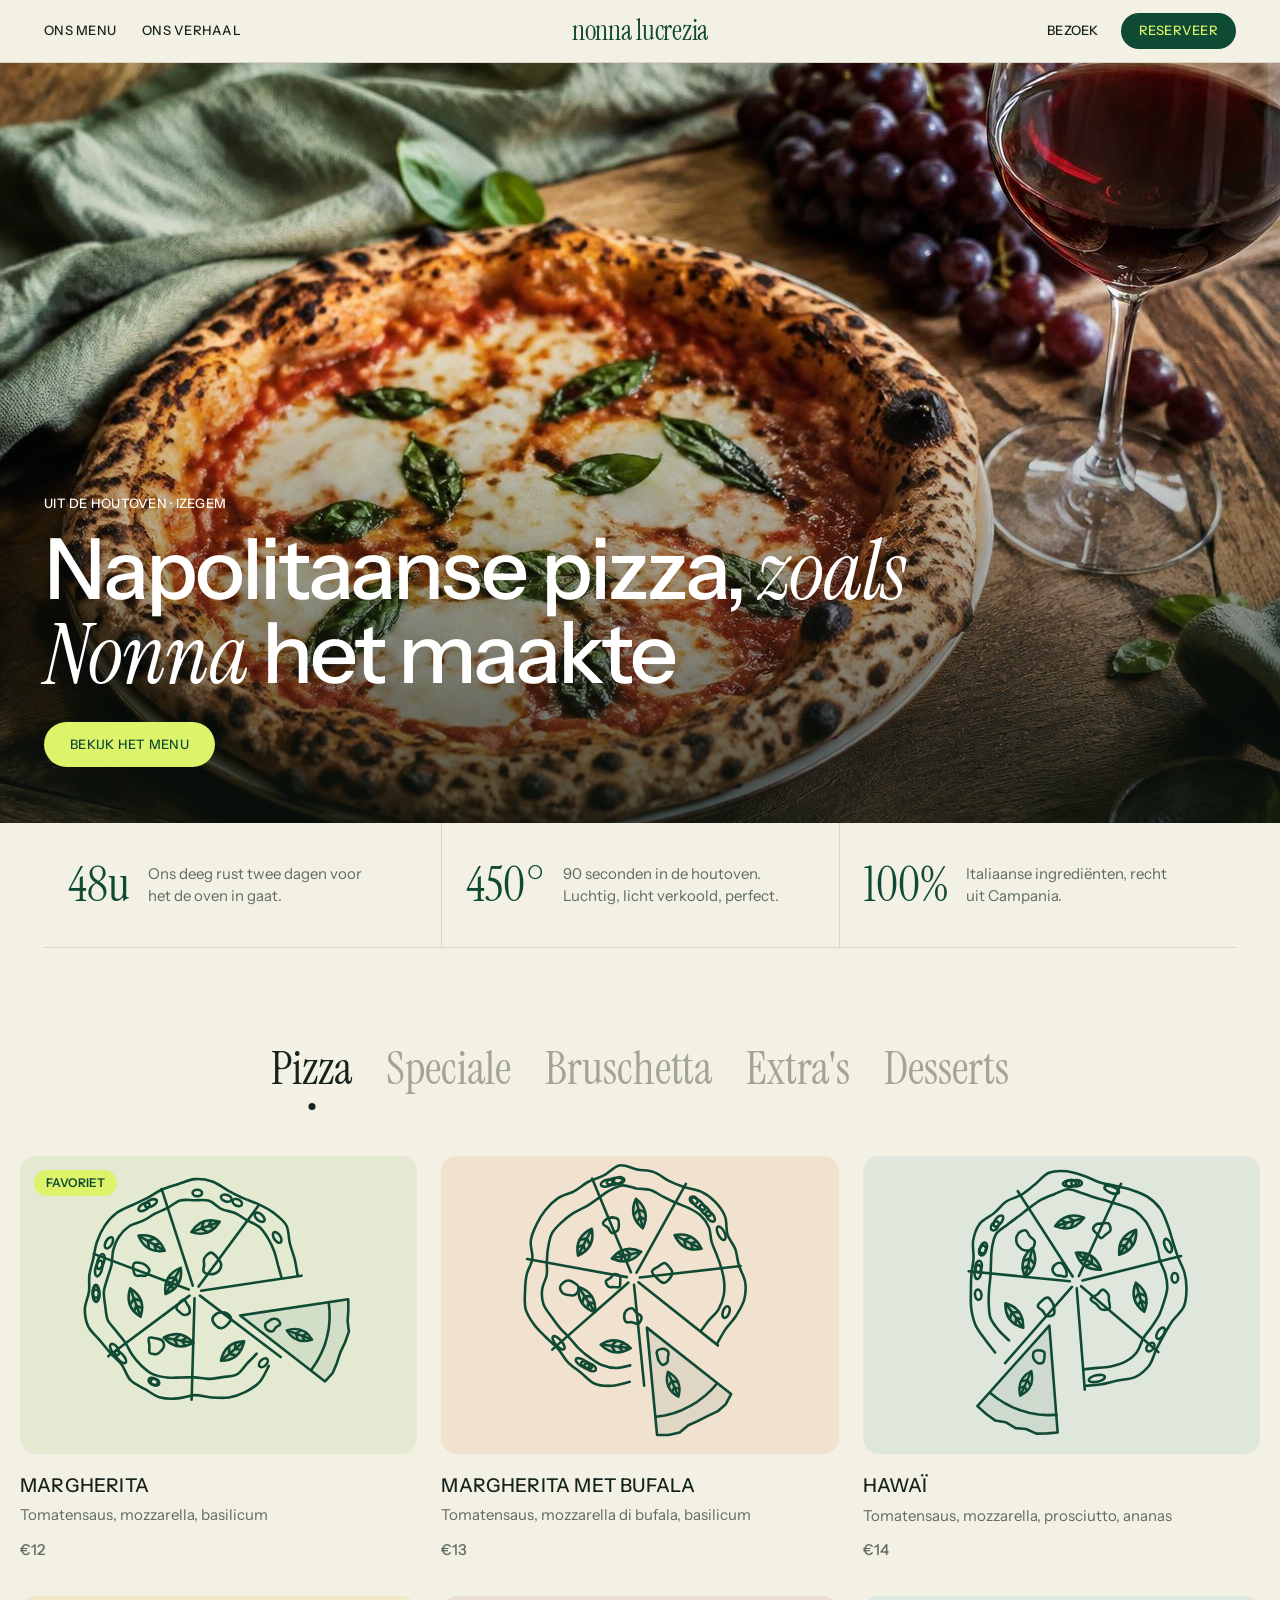
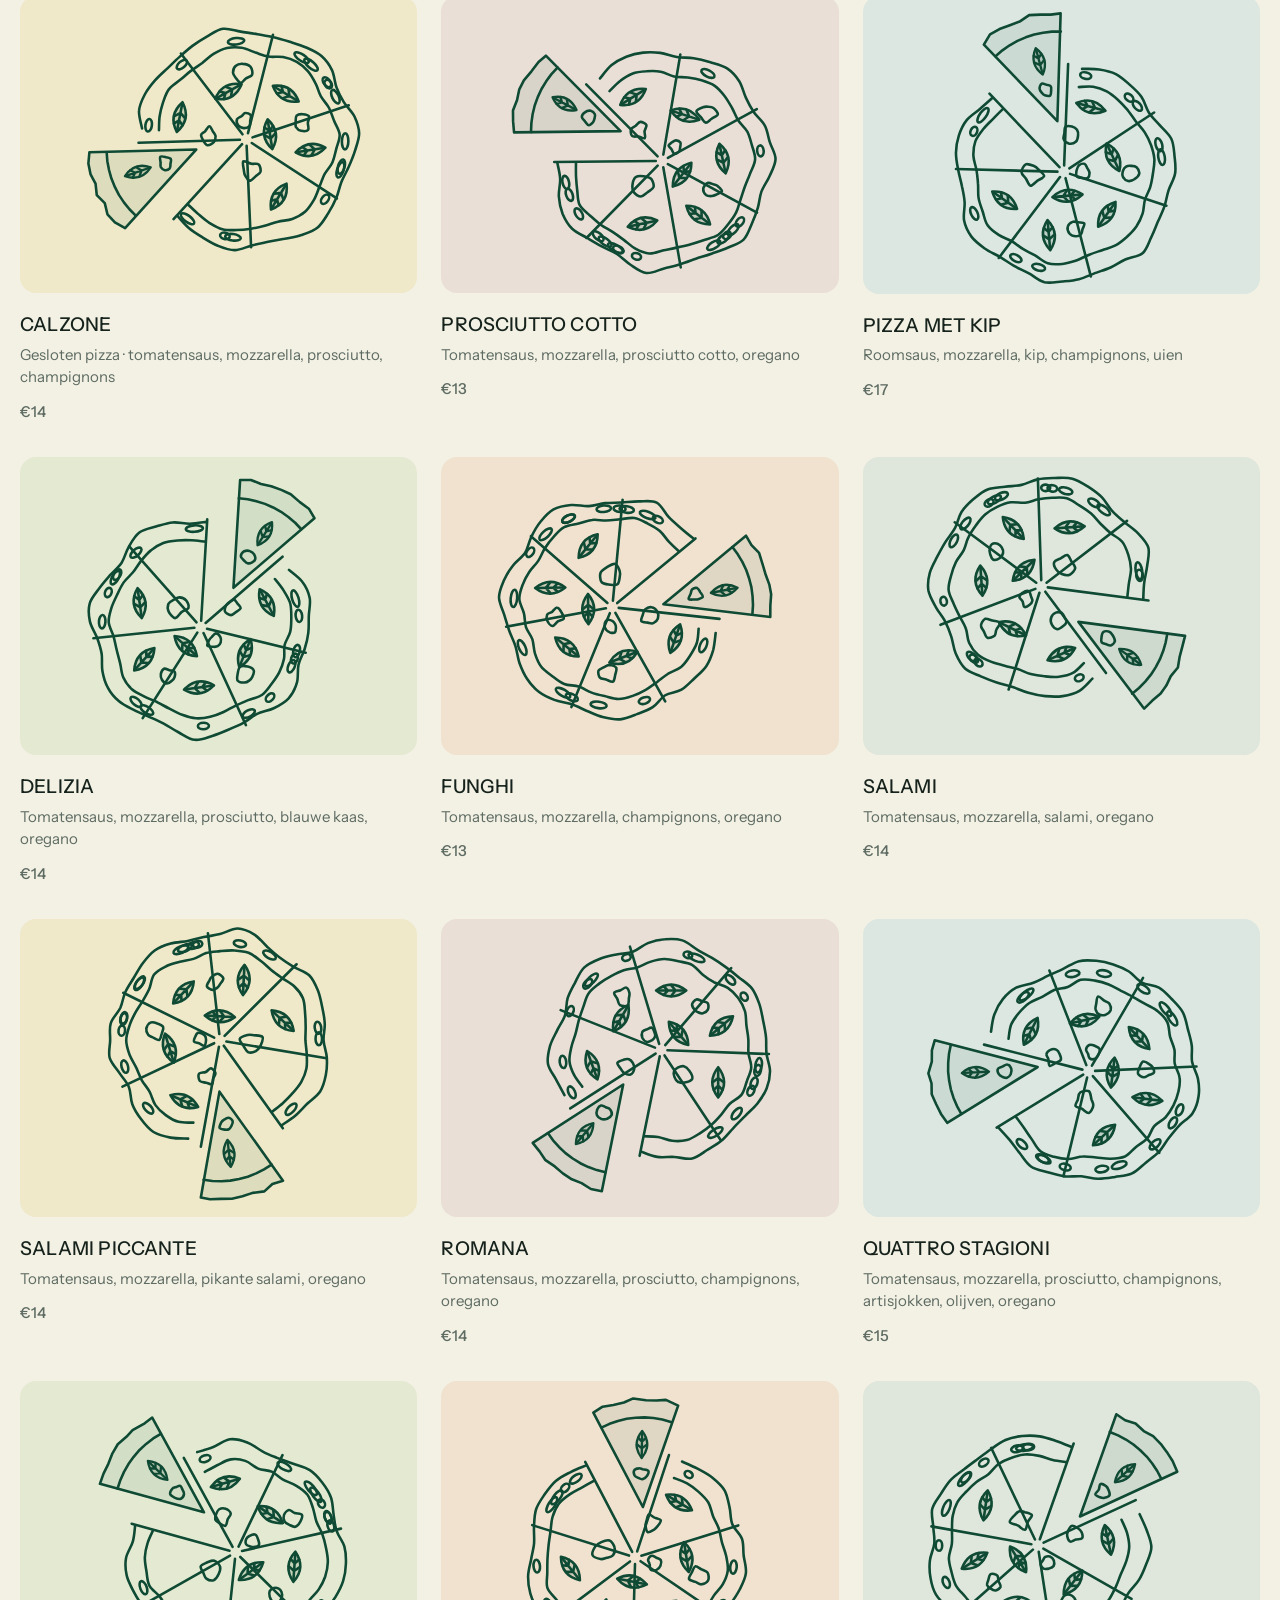
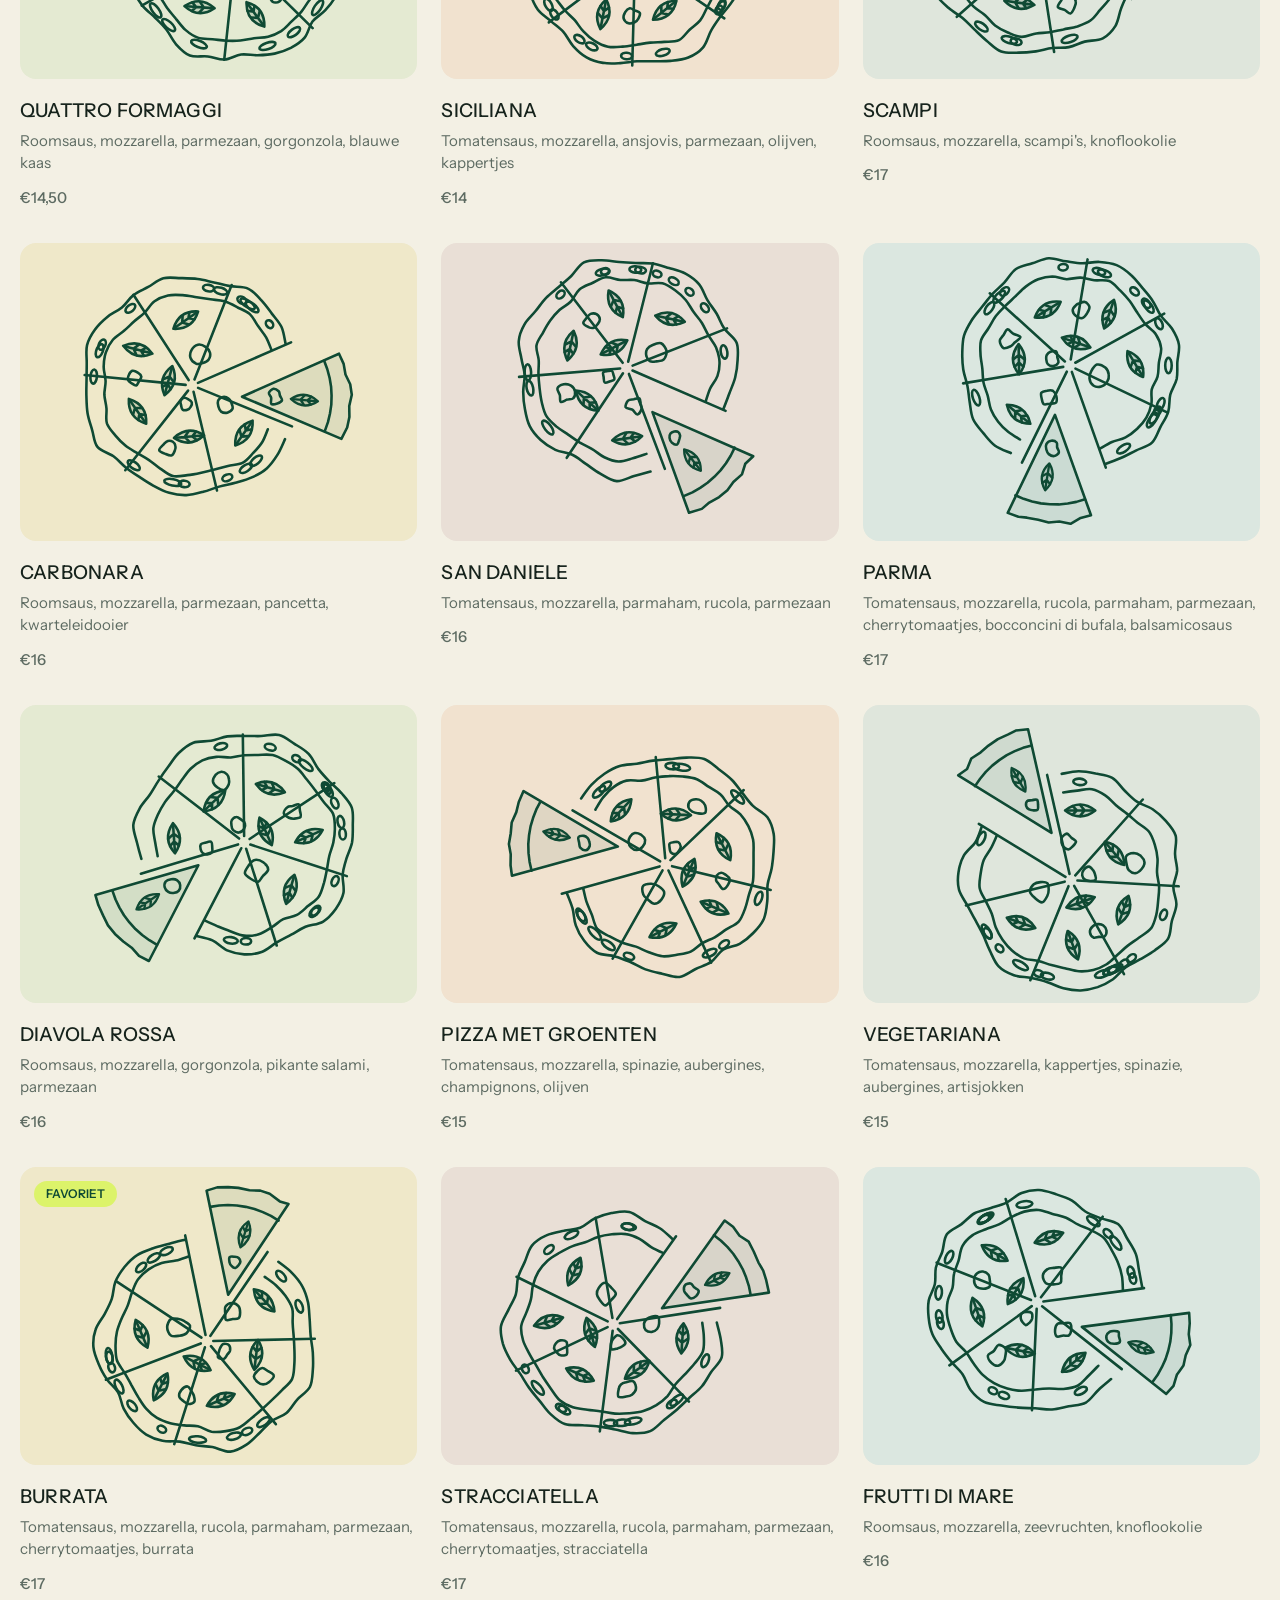
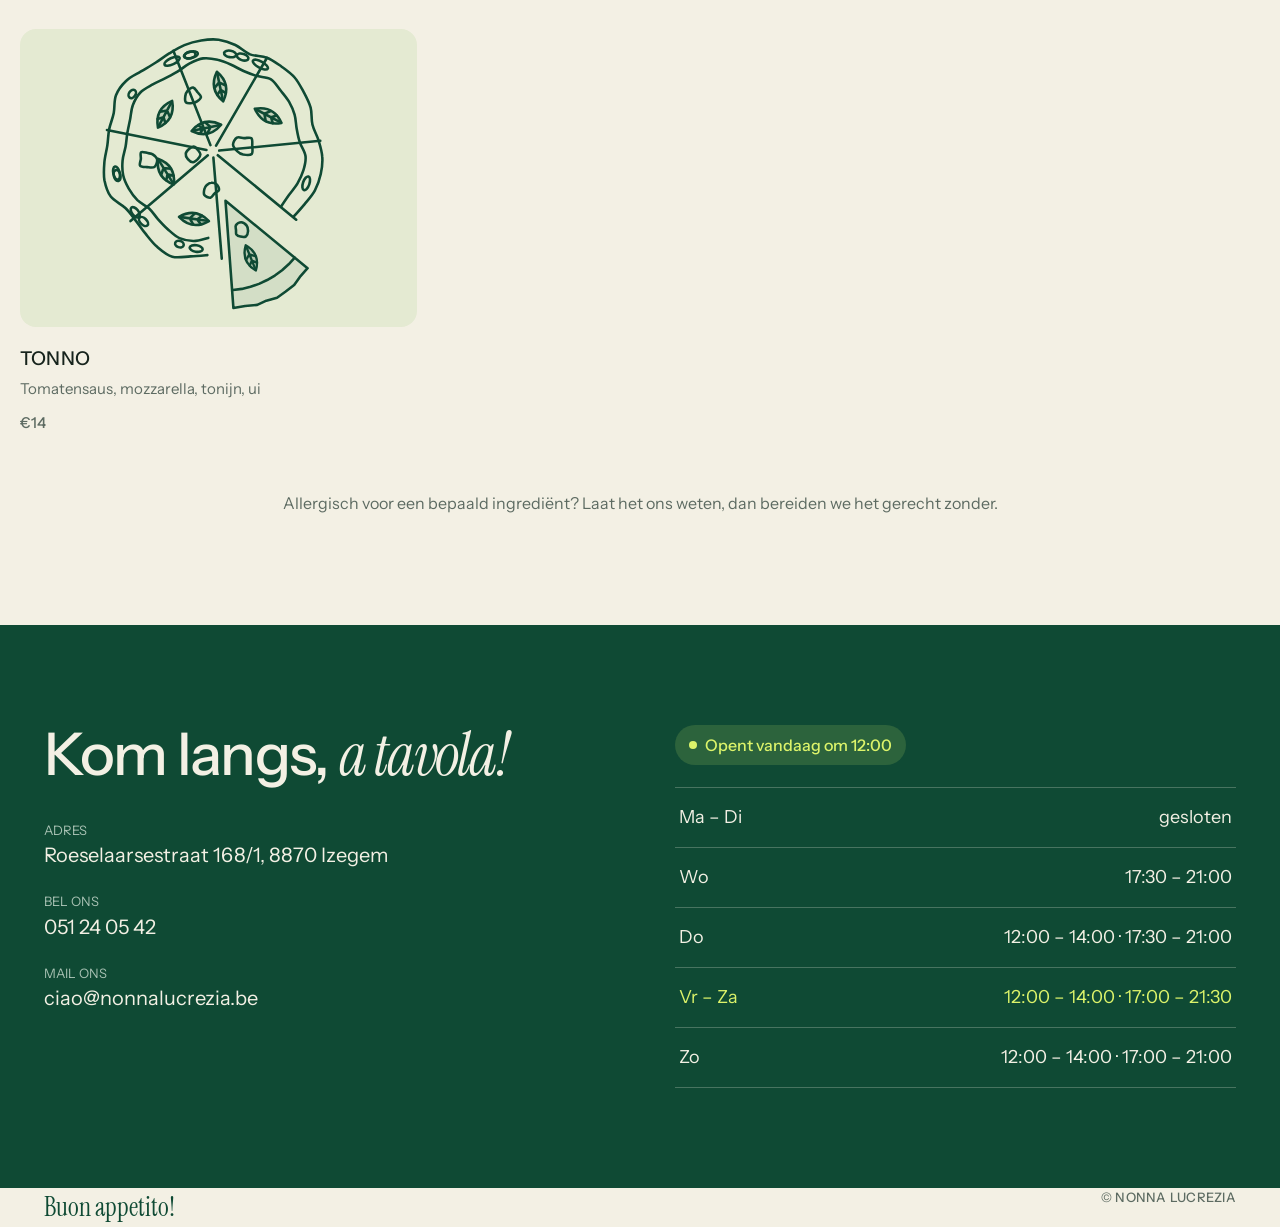
<file: redesigns/3-fresco/index.html>
<!DOCTYPE html>
<html lang="nl">
<head>
<meta charset="utf-8">
<meta name="viewport" content="width=device-width, initial-scale=1">
<title>Nonna Lucrezia — Fresco</title>
<link rel="icon" href="../../favicon.ico">
<link rel="preconnect" href="https://fonts.googleapis.com">
<link rel="stylesheet" href="https://fonts.googleapis.com/css2?family=Instrument+Sans:wght@400;500;600&family=Instrument+Serif:ital@0;1&display=swap">
<style>
  /* Redesign 3 — "Fresco": photo-led, fresh, menu with category tabs and cards. Ref: sweetgreen on Mobbin. */
  :root{--cream:#f3f0e4;--forest:#0f4a34;--ink:#16231c;--lime:#dcf36a;--muted:#5d6b62;--line:#d9d5c4;--sans:'Instrument Sans',sans-serif;--serif:'Instrument Serif',serif}
  *{box-sizing:border-box;margin:0;padding:0}
  html{scroll-behavior:smooth}
  body{background:var(--cream);color:var(--ink);font-family:var(--sans);line-height:1.5}
  a{color:inherit;text-decoration:none}
  img{display:block;max-width:100%}
  .caps{text-transform:uppercase;font-size:13px;letter-spacing:.02em;font-weight:500}
  .wrap{max-width:1240px;margin:0 auto;padding:0 24px}

  .top{position:sticky;top:0;z-index:10;background:var(--cream);border-bottom:1px solid var(--line)}
  .top .in{display:grid;grid-template-columns:1fr auto 1fr;align-items:center;height:62px}
  .top nav{display:flex;gap:26px}
  .top .logo{font-family:var(--serif);font-size:28px;color:var(--forest);letter-spacing:-.01em}
  .top .r{justify-self:end;display:flex;gap:22px;align-items:center}
  .pill{display:inline-block;border-radius:99px;padding:8px 18px;background:var(--forest);color:var(--lime)}
  .pill.lime{background:var(--lime);color:var(--forest);padding:13px 26px}

  .hero{position:relative;height:min(86vh,760px);overflow:hidden}
  .hero img{position:absolute;inset:0;width:100%;height:100%;object-fit:cover}
  .hero::after{content:"";position:absolute;inset:0;background:linear-gradient(180deg,rgba(0,0,0,0) 35%,rgba(10,20,14,.72))}
  .hero .copy{position:absolute;z-index:1;left:0;right:0;bottom:56px;color:#fff}
  .hero h1{font-weight:500;font-size:clamp(2.8rem,6.6vw,6rem);line-height:.98;letter-spacing:-.035em;max-width:900px;margin:14px 0 26px}
  .hero h1 em{font-family:var(--serif);font-weight:400;font-style:italic;letter-spacing:-.01em}

  .props{display:grid;grid-template-columns:repeat(3,1fr);border-bottom:1px solid var(--line)}
  .props div{padding:38px 24px;display:flex;gap:18px;align-items:center}
  .props div+div{border-left:1px solid var(--line)}
  .props b{font-family:var(--serif);font-weight:400;font-size:3rem;line-height:1;color:var(--forest)}
  .props p{color:var(--muted);font-size:15px;max-width:220px}

  .menu{padding:90px 0 110px}
  .tabs{display:flex;justify-content:center;flex-wrap:wrap;gap:8px 34px;margin-bottom:46px}
  .tabs button{background:none;border:0;cursor:pointer;font-family:var(--serif);font-size:clamp(2rem,3.6vw,3rem);color:#a3a594;position:relative;padding-bottom:12px;transition:color .2s}
  .tabs button:hover{color:var(--muted)}
  .tabs button[aria-selected=true]{color:var(--ink)}
  .tabs button[aria-selected=true]::after{content:"";position:absolute;left:50%;bottom:0;width:7px;height:7px;border-radius:50%;background:var(--ink);transform:translateX(-50%)}
  .cards{display:grid;grid-template-columns:repeat(3,minmax(0,1fr));gap:34px 24px}
  .card .tile{border-radius:16px;aspect-ratio:4/3;display:grid;place-items:center;position:relative;color:var(--forest)}
  .card .tile svg{width:72%}
  .card .tile .nl-ink{fill:none;stroke:currentColor;stroke-width:2.4;stroke-linecap:round;stroke-linejoin:round}
  .card .tile .nl-basil{fill:currentColor;fill-opacity:.15}
  .card .tile .nl-slice{fill:currentColor;fill-opacity:.08}
  .badge{position:absolute;top:14px;left:14px;background:var(--lime);color:var(--forest);border-radius:99px;padding:4px 12px;font-size:12px;font-weight:600;text-transform:uppercase}
  .card h3{margin-top:18px;font-size:19px;font-weight:500;text-transform:uppercase;letter-spacing:.01em}
  .card p{color:var(--muted);font-size:15px;margin-top:4px}
  .card .price{margin-top:12px;font-weight:500}
  .list{max-width:760px;margin:0 auto;border-top:1px solid var(--line)}
  .list li{list-style:none;display:flex;justify-content:space-between;gap:20px;padding:20px 4px;border-bottom:1px solid var(--line);font-size:19px}
  .list li small{display:block;color:var(--muted);font-size:14px}
  .note{text-align:center;color:var(--muted);margin-top:56px}

  .visit{background:var(--forest);color:var(--cream);padding:100px 0}
  .visit .in{display:grid;grid-template-columns:1fr 1fr;gap:70px}
  .visit h2{font-weight:500;font-size:clamp(2.4rem,4.6vw,4rem);line-height:1;letter-spacing:-.03em}
  .visit h2 em{font-family:var(--serif);font-weight:400;font-style:italic}
  .contact{margin-top:36px;display:grid;gap:22px;font-size:20px}
  .contact span{display:block;color:#a9c2b4;font-size:13px;text-transform:uppercase}
  .status{display:inline-flex;align-items:center;gap:8px;background:rgba(220,243,106,.14);color:var(--lime);padding:8px 14px;border-radius:99px;font-weight:500;margin-bottom:22px}
  .status::before{content:"";width:8px;height:8px;border-radius:50%;background:currentColor}
  .hours{border-top:1px solid rgba(243,240,228,.25)}
  .hours p{display:flex;justify-content:space-between;padding:16px 4px;border-bottom:1px solid rgba(243,240,228,.25);font-size:18px}
  .hours p.today{color:var(--lime)}
  footer{padding:30px 0;display:flex;justify-content:space-between;color:var(--muted)}
  footer b{font-family:var(--serif);font-weight:400;font-size:26px;color:var(--forest)}

  @media (max-width:900px){
    .top nav,.top .r .caps{display:none}
    .top .in{grid-template-columns:1fr auto}
    .props,.cards,.visit .in{grid-template-columns:1fr}
    .props div+div{border-left:0;border-top:1px solid var(--line)}
  }
</style>
</head>
<body>
<header class="top"><div class="wrap in caps">
  <nav><a href="#menu">Ons menu</a><a href="#verhaal">Ons verhaal</a></nav>
  <a href="#" class="logo" style="text-transform:none">nonna lucrezia</a>
  <div class="r"><a href="#bezoek" class="caps">Bezoek</a><a href="#bezoek" class="pill">Reserveer</a></div>
</div></header>

<section class="hero">
  <img src="../../images/pizza_table.jpg" alt="Margherita met rode wijn en druiven">
  <div class="copy wrap">
    <p class="caps">Uit de houtoven · Izegem</p>
    <h1>Napolitaanse pizza, <em>zoals Nonna</em> het maakte</h1>
    <a href="#menu" class="pill lime caps">Bekijk het menu</a>
  </div>
</section>

<div class="wrap" id="verhaal"><div class="props">
  <div><b>48u</b><p>Ons deeg rust twee dagen voor het de oven in gaat.</p></div>
  <div><b>450°</b><p>90 seconden in de houtoven. Luchtig, licht verkoold, perfect.</p></div>
  <div><b>100%</b><p>Italiaanse ingrediënten, recht uit Campania.</p></div>
</div></div>

<section class="menu wrap" id="menu">
  <div class="tabs" role="tablist" id="tabs"></div>
  <div id="panel" role="tabpanel"></div>
  <p class="note">Allergisch voor een bepaald ingrediënt? Laat het ons weten, dan bereiden we het gerecht zonder.</p>
</section>

<section class="visit" id="bezoek"><div class="wrap in">
  <div>
    <h2>Kom langs, <em>a tavola!</em></h2>
    <div class="contact">
      <a id="addr" target="_blank" rel="noreferrer"></a>
      <a id="tel"></a>
      <a id="mail"></a>
    </div>
  </div>
  <div><span class="status" id="status"></span><div class="hours" id="hours"></div></div>
</div></section>

<footer class="wrap"><b>Buon appetito!</b><span class="caps">© Nonna Lucrezia</span></footer>

<script type="module">
import { pizza } from '../../js/banner.js';
import { menu, info, hoursList, openStatus, esc, price } from '../shared.js';

const tints = ['#e4ead2', '#f1e2cf', '#dfe6dc', '#efe8c9', '#e9dfd6', '#dbe7e0'];
const favourites = new Set(['Margherita', 'Burrata', 'Pizza van Nonna Lucrezia', 'Tartufo di Parma', 'Mortadella Pistache']);
const tile = (i) => `<svg viewBox="90 90 265 245" style="transform:rotate(${(i * 47) % 360}deg)" aria-hidden="true">${pizza(200, 200, 100)}</svg>`;

const tabs = document.getElementById('tabs'), panel = document.getElementById('panel');
function show(idx) {
  [...tabs.children].forEach((b, i) => b.setAttribute('aria-selected', i === idx));
  const { cat, wide, items } = menu[idx];
  panel.innerHTML = wide
    ? `<div class="cards">${items.map(([n, d, p], i) => `
        <article class="card">
          <div class="tile" style="background:${tints[i % tints.length]}">${favourites.has(n) ? '<span class="badge">Favoriet</span>' : ''}${tile(i)}</div>
          <h3>${esc(n)}</h3><p>${esc(d)}</p><p class="price">${price(p)}</p>
        </article>`).join('')}</div>`
    : `<ul class="list">${items.map(([n, d, p]) => `<li><span>${esc(n)}${d ? `<small>${esc(d)}</small>` : ''}</span><span>${price(p)}</span></li>`).join('')}</ul>`;
}
tabs.innerHTML = menu.map((c, i) => `<button role="tab" data-i="${i}">${esc(c.cat)}</button>`).join('');
tabs.addEventListener('click', (e) => { const b = e.target.closest('button'); if (b) show(+b.dataset.i); });
show(0);

const addr = document.getElementById('addr'); addr.href = info.maps; addr.innerHTML = `<span>Adres</span>${info.address.join(', ')}`;
const tel = document.getElementById('tel'); tel.href = info.tel; tel.innerHTML = `<span>Bel ons</span>${info.phone}`;
const mail = document.getElementById('mail'); mail.href = 'mailto:' + info.email; mail.innerHTML = `<span>Mail ons</span>${info.email}`;
const todayKey = ['Zo', 'Ma – Di', 'Ma – Di', 'Wo', 'Do', 'Vr – Za', 'Vr – Za'][new Date().getDay()];
document.getElementById('hours').innerHTML = hoursList.map(([d, h]) => `<p class="${d === todayKey ? 'today' : ''}"><span>${d}</span><span>${h}</span></p>`).join('');
document.getElementById('status').textContent = openStatus().text;
</script>
</body>
</html>
</file>
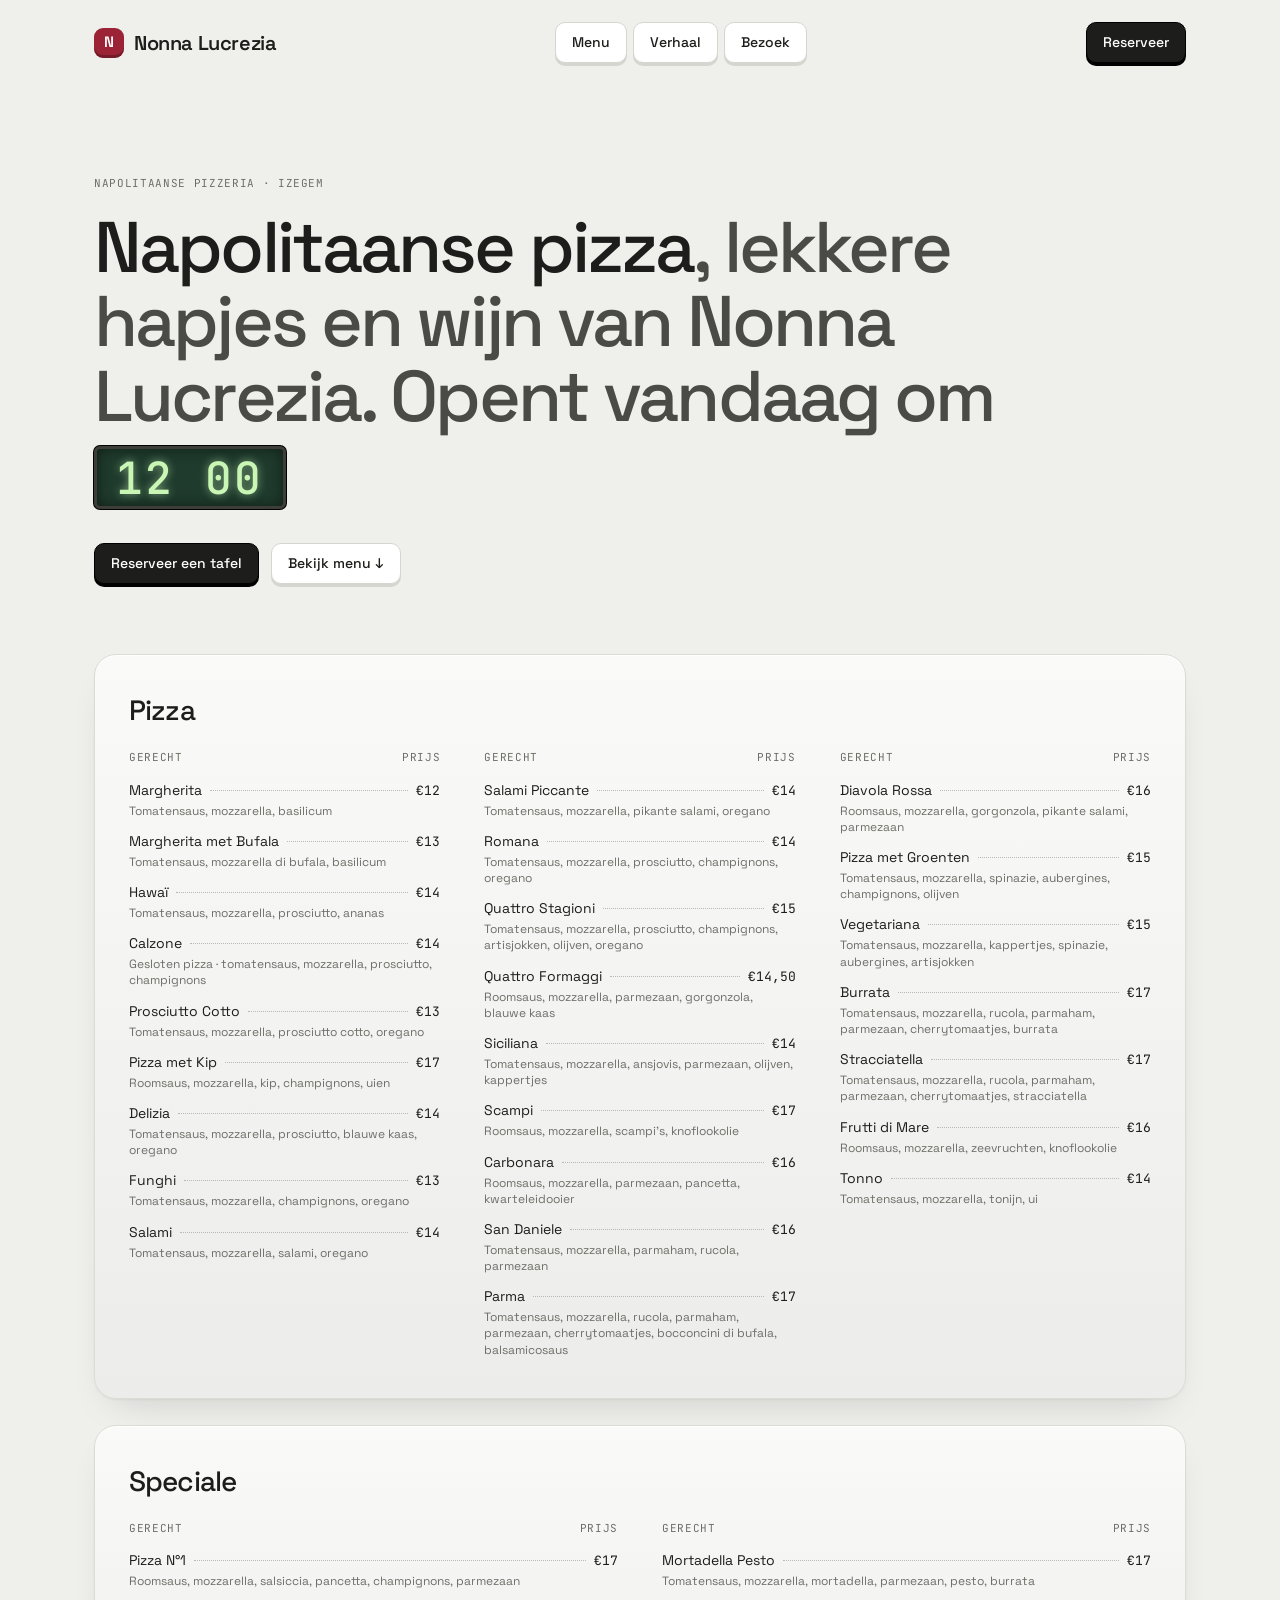
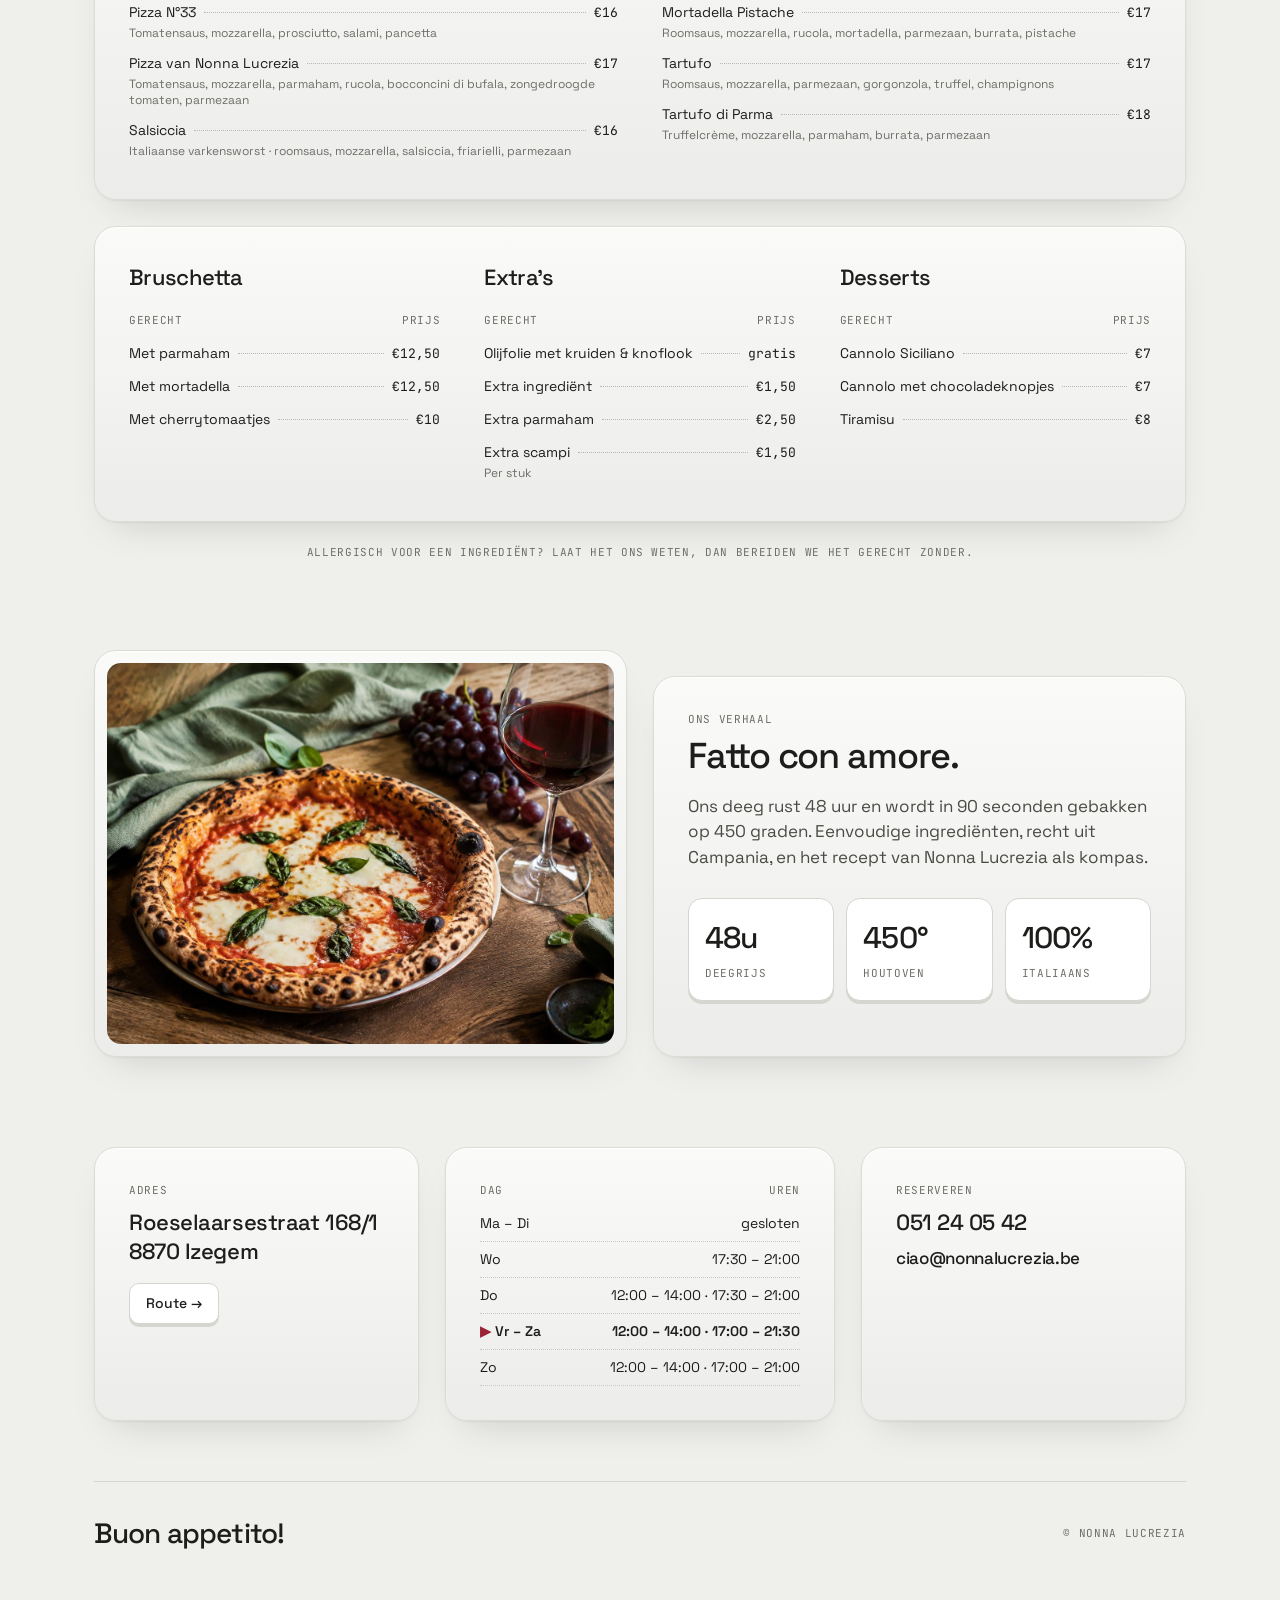
<file: redesigns/4-lavagna/index.html>
<!DOCTYPE html>
<html lang="nl">
<head>
<meta charset="utf-8">
<meta name="viewport" content="width=device-width, initial-scale=1">
<title>Nonna Lucrezia — Lavagna</title>
<link rel="icon" href="../../favicon.ico">
<link rel="preconnect" href="https://fonts.googleapis.com">
<link rel="stylesheet" href="https://fonts.googleapis.com/css2?family=Space+Grotesk:wght@400;500;600&family=JetBrains+Mono:wght@400;500&display=swap">
<style>
  /* Redesign 4 — "Lavagna": modern menu board, tactile keycap buttons, live LED clock. Ref: Corgi on Mobbin. */
  :root{--bg:#efefec;--ink:#1d1d1b;--soft:#6e6e69;--line:#d6d6d0;--led:#1f3b2d;--ledtxt:#c9f5b5;--wine:#9b2335;--sans:'Space Grotesk',sans-serif;--mono:'JetBrains Mono',monospace}
  *{box-sizing:border-box;margin:0;padding:0}
  html{scroll-behavior:smooth}
  body{background:var(--bg);color:var(--ink);font-family:var(--sans);line-height:1.5}
  a{color:inherit;text-decoration:none}
  img{display:block;max-width:100%}
  .wrap{max-width:1140px;margin:0 auto;padding:0 24px}
  .mono{font-family:var(--mono);font-size:11px;text-transform:uppercase;letter-spacing:.06em;color:var(--soft)}

  .top{display:flex;justify-content:space-between;align-items:center;padding:22px 0}
  .logo{font-weight:600;font-size:20px;letter-spacing:-.02em;display:flex;align-items:center;gap:10px}
  .logo i{width:30px;height:30px;border-radius:9px;background:var(--wine);display:grid;place-items:center;color:#fff;font-style:normal;font-size:15px;box-shadow:inset 0 -3px 0 rgba(0,0,0,.25)}
  .top nav{display:flex;gap:6px}
  .key{display:inline-flex;align-items:center;gap:8px;padding:9px 16px;border-radius:10px;background:#fff;border:1px solid var(--line);box-shadow:0 3px 0 var(--line);font-weight:500;font-size:14px;transition:transform .08s,box-shadow .08s}
  .key:active{transform:translateY(3px);box-shadow:0 0 0 var(--line)}
  .key.dark{background:var(--ink);color:#fff;border-color:#000;box-shadow:0 3px 0 #000}
  .key.dark:active{box-shadow:0 0 0 #000}

  .hero{padding:90px 0 70px}
  .hero h1{font-weight:500;font-size:clamp(2.4rem,5.6vw,4.6rem);line-height:1.04;letter-spacing:-.04em;color:#4a4a46;max-width:980px}
  .hero h1 b{color:var(--ink);font-weight:500}
  .led{display:inline-block;vertical-align:middle;font-family:var(--mono);font-weight:500;font-size:.62em;letter-spacing:.06em;background:var(--led);color:var(--ledtxt);padding:.12em .42em;border-radius:6px;border:3px solid #3d3d3a;box-shadow:inset 0 0 14px rgba(0,0,0,.5),0 0 0 1px #000;text-shadow:0 0 8px rgba(201,245,181,.6)}
  .hero .actions{display:flex;gap:12px;margin-top:34px;flex-wrap:wrap}

  .board{background:linear-gradient(180deg,#fafaf8,#ececea);border:1px solid #dcdcd6;border-radius:22px;padding:34px;box-shadow:inset 0 1px 0 #fff,0 1px 2px rgba(0,0,0,.05),0 18px 40px -20px rgba(0,0,0,.18)}
  .board+.board{margin-top:26px}
  .cols{display:grid;gap:10px 44px}
  .c3{grid-template-columns:repeat(3,minmax(0,1fr))}
  .c2{grid-template-columns:repeat(2,minmax(0,1fr))}
  .board h2{font-weight:500;font-size:28px;letter-spacing:-.03em;margin-bottom:18px}
  .head{display:flex;justify-content:space-between;padding-bottom:8px}
  .row{display:flex;align-items:baseline;gap:8px;font-size:14px;padding:6px 0}
  .row i{flex:1;border-bottom:1px dotted #b9b9b2;transform:translateY(-4px)}
  .row .p{font-family:var(--mono);font-size:13px}
  .desc{font-size:12px;color:var(--soft);margin:-4px 0 6px;line-height:1.35}
  .sub h2{font-size:22px}
  .note{margin:22px 0 0;text-align:center}

  .story{display:grid;grid-template-columns:1fr 1fr;gap:26px;margin:90px 0}
  .story .photo{padding:12px}
  .story .photo img{border-radius:14px;aspect-ratio:4/3;object-fit:cover;width:100%}
  .story h2{font-size:36px;line-height:1.05}
  .story p.t{color:#4a4a46;margin-top:14px;font-size:17px}
  .stat{display:grid;grid-template-columns:repeat(3,1fr);gap:12px;margin-top:28px}
  .stat div{background:#fff;border:1px solid var(--line);border-radius:14px;padding:16px;box-shadow:0 3px 0 var(--line)}
  .stat b{display:block;font-size:30px;font-weight:500;letter-spacing:-.03em}

  .visit{display:grid;grid-template-columns:1fr 1.2fr 1fr;gap:26px;margin-bottom:60px}
  .visit .board{margin:0}
  .visit .big{display:block;font-size:22px;font-weight:500;letter-spacing:-.02em;margin-top:10px;line-height:1.3}
  .hrow{display:flex;justify-content:space-between;font-size:14px;padding:7px 0;border-bottom:1px dotted #c9c9c2}
  .hrow.today{font-weight:600}
  .hrow.today span:first-child::before{content:"▶ ";color:var(--wine)}

  footer{display:flex;justify-content:space-between;align-items:center;padding:30px 0 50px;border-top:1px solid var(--line)}
  footer b{font-size:28px;font-weight:500;letter-spacing:-.03em}

  @media (max-width:900px){
    .top nav{display:none}
    .c3,.c2,.story,.visit{grid-template-columns:1fr}
  }
</style>
</head>
<body>
<div class="wrap">
  <header class="top">
    <a href="#" class="logo"><i>N</i>Nonna Lucrezia</a>
    <nav><a class="key" href="#menu">Menu</a><a class="key" href="#verhaal">Verhaal</a><a class="key" href="#bezoek">Bezoek</a></nav>
    <a class="key dark" href="#bezoek">Reserveer</a>
  </header>

  <section class="hero">
    <p class="mono" style="margin-bottom:18px">Napolitaanse pizzeria · Izegem</p>
    <h1 id="headline"><b>Napolitaanse pizza</b>, lekkere hapjes en wijn van Nonna Lucrezia. <span id="clockline"></span></h1>
    <div class="actions"><a class="key dark" href="#bezoek">Reserveer een tafel</a><a class="key" href="#menu">Bekijk menu ↓</a></div>
  </section>

  <section id="menu"><div id="boards"></div>
    <p class="note mono">Allergisch voor een ingrediënt? Laat het ons weten, dan bereiden we het gerecht zonder.</p>
  </section>

  <section class="story" id="verhaal">
    <div class="board photo"><img src="../../images/pizza_table.jpg" alt="Margherita met rode wijn en druiven"></div>
    <div class="board">
      <p class="mono">Ons verhaal</p>
      <h2 style="margin-top:10px">Fatto con amore.</h2>
      <p class="t">Ons deeg rust 48 uur en wordt in 90 seconden gebakken op 450 graden. Eenvoudige ingrediënten, recht uit Campania, en het recept van Nonna Lucrezia als kompas.</p>
      <div class="stat">
        <div><b>48u</b><span class="mono">deegrijs</span></div>
        <div><b>450°</b><span class="mono">houtoven</span></div>
        <div><b>100%</b><span class="mono">Italiaans</span></div>
      </div>
    </div>
  </section>

  <section class="visit" id="bezoek">
    <div class="board"><p class="mono">Adres</p><a class="big" id="addr" target="_blank" rel="noreferrer"></a><a class="key" style="margin-top:18px" id="route" target="_blank" rel="noreferrer">Route →</a></div>
    <div class="board"><div class="head"><span class="mono">Dag</span><span class="mono">Uren</span></div><div id="hours"></div></div>
    <div class="board"><p class="mono">Reserveren</p><a class="big" id="tel"></a><a class="big" id="mail" style="font-size:17px"></a></div>
  </section>

  <footer><b>Buon appetito!</b><span class="mono">© Nonna Lucrezia</span></footer>
</div>

<script type="module">
import { menu, info, hoursList, openStatus, esc, price } from '../shared.js';

// Hero line with LED display
const st = openStatus();
const m = st.text.match(/^(.*?)(\d\d:\d\d)$/);
document.getElementById('clockline').innerHTML = m
  ? `${esc(m[1].trim())} <span class="led">${m[2].replace(':', ' ')}</span>`
  : esc(st.text);

// Menu boards
const row = ([n, d, p], withDesc) => `<div class="row"><span>${esc(n)}</span><i></i><span class="p">${price(p)}</span></div>${withDesc && d ? `<p class="desc">${esc(d)}</p>` : ''}`;
const head = '<div class="head"><span class="mono">Gerecht</span><span class="mono">Prijs</span></div>';
const split = (arr, n) => Array.from({ length: n }, (_, i) => arr.slice(Math.ceil(arr.length / n) * i, Math.ceil(arr.length / n) * (i + 1)));
const [pizza, speciale, ...small] = menu;
document.getElementById('boards').innerHTML = `
  <div class="board"><h2>${pizza.cat}</h2><div class="cols c3">${split(pizza.items, 3).map(col => `<div>${head}${col.map(i => row(i, true)).join('')}</div>`).join('')}</div></div>
  <div class="board"><h2>${speciale.cat}</h2><div class="cols c2">${split(speciale.items, 2).map(col => `<div>${head}${col.map(i => row(i, true)).join('')}</div>`).join('')}</div></div>
  <div class="board sub"><div class="cols c3">${small.map(c => `<div><h2>${esc(c.cat)}</h2>${head}${c.items.map(i => row(i, true)).join('')}</div>`).join('')}</div></div>`;

// Visit
const addr = document.getElementById('addr'); addr.href = info.maps; addr.innerHTML = info.address.join('<br>');
document.getElementById('route').href = info.maps;
const tel = document.getElementById('tel'); tel.href = info.tel; tel.textContent = info.phone;
const mail = document.getElementById('mail'); mail.href = 'mailto:' + info.email; mail.textContent = info.email;
const todayKey = ['Zo', 'Ma – Di', 'Ma – Di', 'Wo', 'Do', 'Vr – Za', 'Vr – Za'][new Date().getDay()];
document.getElementById('hours').innerHTML = hoursList.map(([d, h]) => `<div class="hrow ${d === todayKey ? 'today' : ''}"><span>${d}</span><span>${h}</span></div>`).join('');
</script>
</body>
</html>
</file>
<file: css/styles.css>
:root {
  --background: oklch(74% .035 160);
  --foreground: oklch(30% .05 160);
  --primary: oklch(38% .07 160);
  --primary-foreground: oklch(97% .012 95);
  --muted-foreground: oklch(42% .04 160);
  --accent: oklch(38% .11 300);
  --wine: oklch(45% .16 20);
  --cream: oklch(97% .012 95);
  --border: oklch(38% .07 160 / .3);

  --font-sans: 'Josefin Sans', sans-serif;
  --font-display: 'Cormorant Garamond', serif;
  --font-script: 'Great Vibes', cursive;
}

*, *::before, *::after { box-sizing: border-box; margin: 0; padding: 0; }
html { scroll-behavior: smooth; }
body { background: var(--background); color: var(--foreground); font-family: var(--font-sans); line-height: 1.5; }
a { color: inherit; text-decoration: none; }
img, svg { display: block; max-width: 100%; height: auto; }
ul { list-style: none; }

/* Type helpers */
.font-display { font-family: var(--font-display); }
.font-script { font-family: var(--font-script); font-weight: 400; }
.label-caps { font-family: var(--font-sans); text-transform: uppercase; letter-spacing: .2em; font-size: .8rem; }
.text-accent { color: var(--accent); }
.muted { color: var(--muted-foreground); }
.dim { opacity: .7; }
.bg-cream { background: var(--cream); }
.heading { color: var(--primary); font-size: 3.75rem; line-height: 1; }

/* Buttons */
.btn { display: inline-block; padding: .75rem 1.5rem; transition: background-color .15s, color .15s; }
.btn-sm { padding: .5rem 1rem; }
.btn-primary { background: var(--primary); color: var(--primary-foreground); }
.btn-primary:hover { background: var(--accent); }
.btn-outline { border: 1px solid var(--primary); color: var(--primary); }
.btn-outline:hover { background: var(--primary); color: var(--primary-foreground); }

/* Nav */
.nav {
  position: fixed; inset: 0 0 auto 0; z-index: 20;
  display: flex; align-items: center; justify-content: space-between;
  padding: .75rem 1.5rem;
  background: color-mix(in oklab, var(--background) 85%, transparent);
  backdrop-filter: blur(8px);
}
.nav-logo { font-size: 1.875rem; color: var(--primary); }
.nav-links { display: none; gap: 2rem; }
.nav-links a:hover { color: var(--accent); }

/* Hero */
.hero { padding-top: 4rem; }
.banner { width: 100%; }
.hero-body { display: flex; flex-direction: column; align-items: center; gap: 1rem; padding: 1.5rem 1.5rem 5rem; text-align: center; }
.hero-tagline { max-width: 36rem; font-size: 1.5rem; font-style: italic; color: var(--muted-foreground); }
.hero-actions { display: flex; gap: 1rem; flex-wrap: wrap; justify-content: center; }

/* Sections */
.section { padding: 6rem 1.5rem; }

/* Story */
.story { max-width: 72rem; margin: 0 auto; display: grid; gap: 3rem; align-items: center; }
.story img { box-shadow: 0 25px 50px -12px #00000040; }
.story .heading { margin-top: .5rem; }
.story-text { margin-top: 1.5rem; font-size: 1.25rem; line-height: 1.625; }
.stats { margin-top: 2.5rem; padding-top: 2rem; border-top: 1px solid var(--border); display: grid; grid-template-columns: repeat(3, 1fr); gap: 1.5rem; text-align: center; }
.stat-value { font-size: 2.25rem; color: var(--primary); line-height: 1.1; }
.stats .label-caps { margin-top: .25rem; }

/* Menu */
.menu-head { max-width: 64rem; margin: 0 auto; text-align: center; }
.divider { margin: 1.5rem auto; display: flex; align-items: center; justify-content: center; gap: .75rem; color: var(--primary); }
.divider span:not(.font-script) { height: 1px; width: 4rem; background: color-mix(in oklab, var(--primary) 50%, transparent); }
.divider .font-script { font-size: 1.5rem; }
.menu-grid { max-width: 72rem; margin: 2rem auto 0; display: grid; gap: 2rem; }
.menu-card { border: 1px solid var(--border); background: color-mix(in oklab, var(--cream) 70%, transparent); padding: 2rem; }
.menu-card h3 { margin-bottom: 1.5rem; text-align: center; font-size: 1rem; color: var(--primary); }
.menu-card ul { display: grid; gap: 1.25rem; }
.menu-line { display: flex; align-items: baseline; gap: .5rem; font-family: var(--font-display); font-size: 1.25rem; }
.menu-line .dots { flex: 1; border-bottom: 1px dotted color-mix(in oklab, var(--primary) 40%, transparent); }
.menu-line .price { white-space: nowrap; color: var(--wine); }
.menu-desc { font-size: .875rem; color: var(--muted-foreground); }
.menu-note { max-width: 42rem; margin: 2rem auto 0; text-align: center; font-size: .875rem; font-style: italic; color: var(--muted-foreground); }

/* Visit */
.visit { background: var(--primary); color: var(--primary-foreground); }
.visit-grid { max-width: 64rem; margin: 0 auto; display: grid; gap: 3rem; text-align: center; }
.visit-big { display: block; margin-top: .75rem; font-size: 1.5rem; }
.visit a { text-underline-offset: 4px; }
.visit a:hover { text-decoration: underline; }
.hours { margin-top: .75rem; font-size: 1.125rem; display: grid; gap: .25rem; }
.buon { margin-top: 4rem; text-align: center; font-size: 3rem; }

.footer { padding: 1.5rem 0; text-align: center; color: var(--muted-foreground); }

@media (min-width: 768px) {
  .nav { padding: .75rem 3rem; }
  .nav-links { display: flex; }
  .section { padding: 6rem 3rem; }
  .story { grid-template-columns: 1fr 1fr; }
  .menu-grid { grid-template-columns: repeat(3, 1fr); }
  .menu-card.wide { grid-column: span 3; }
  .menu-card.wide ul { grid-template-columns: 1fr 1fr; column-gap: 3rem; }
  .visit-grid { grid-template-columns: repeat(3, 1fr); }
}
</file>
